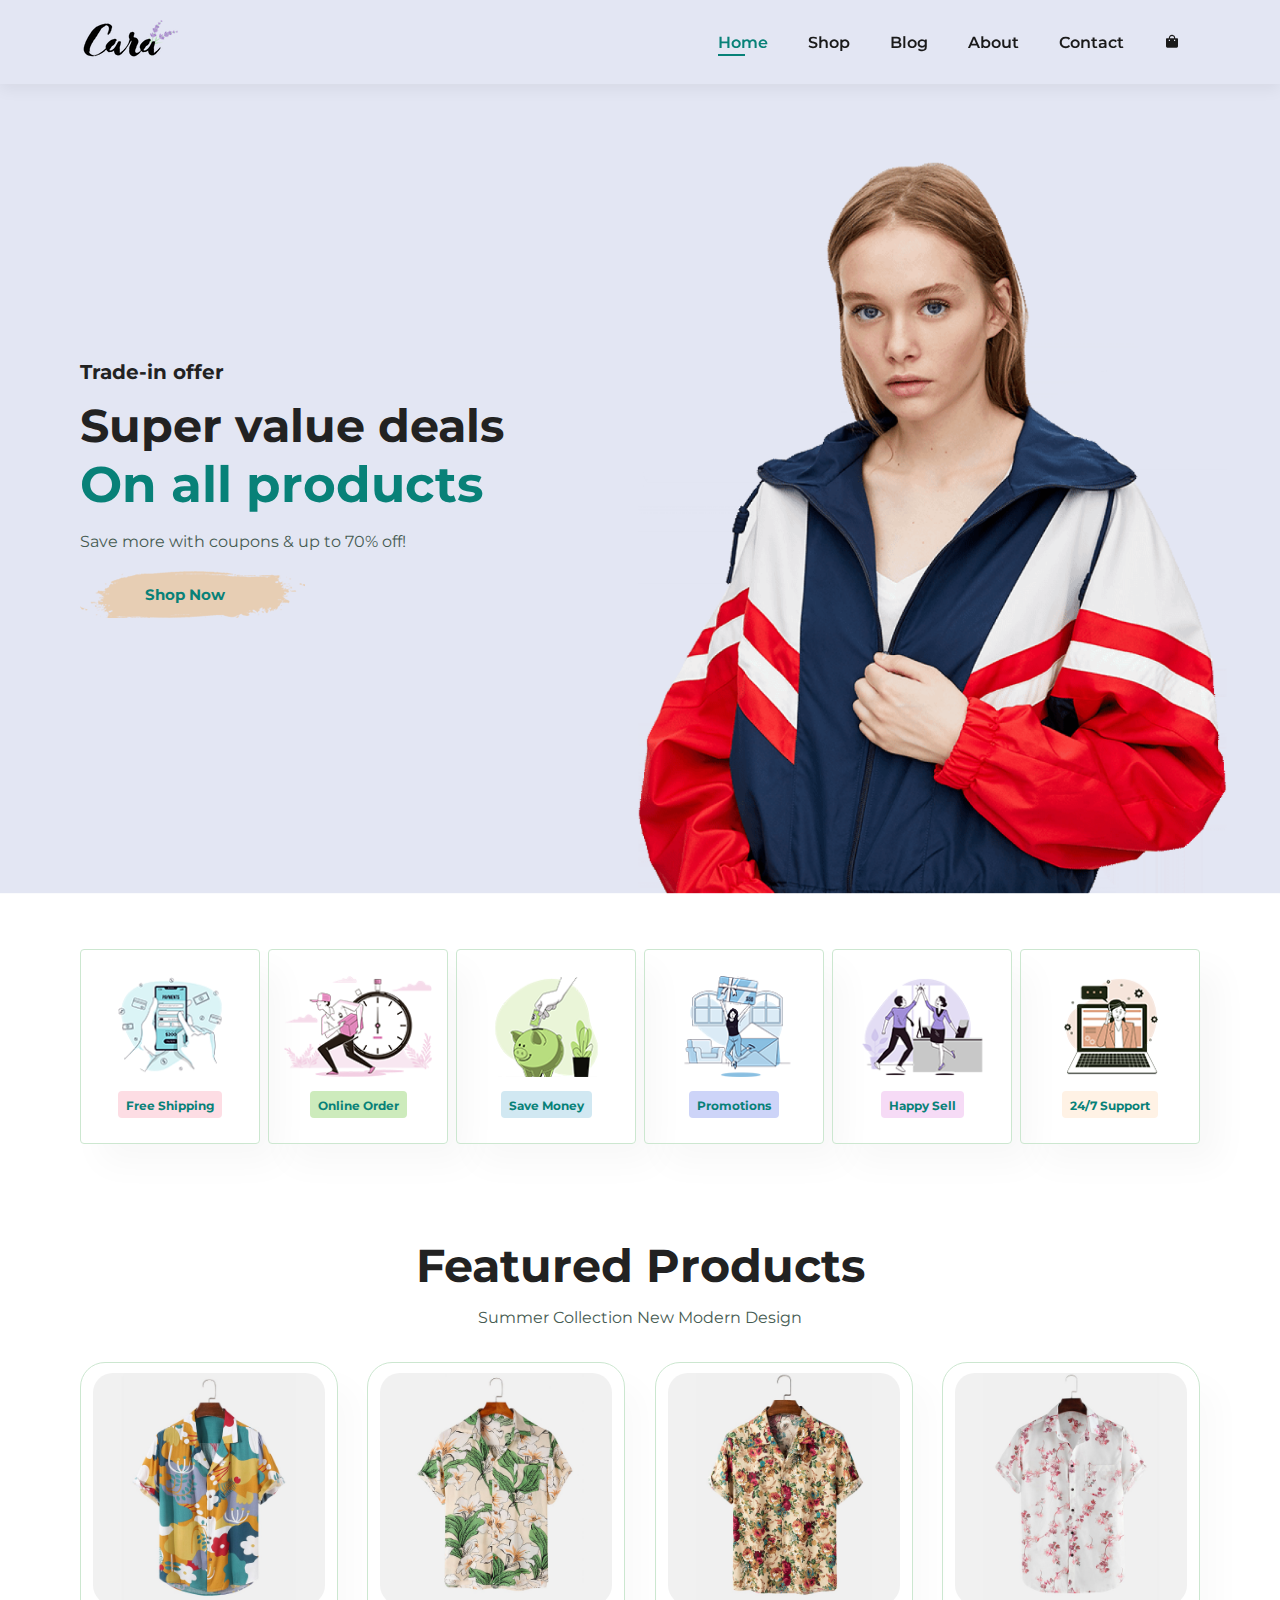
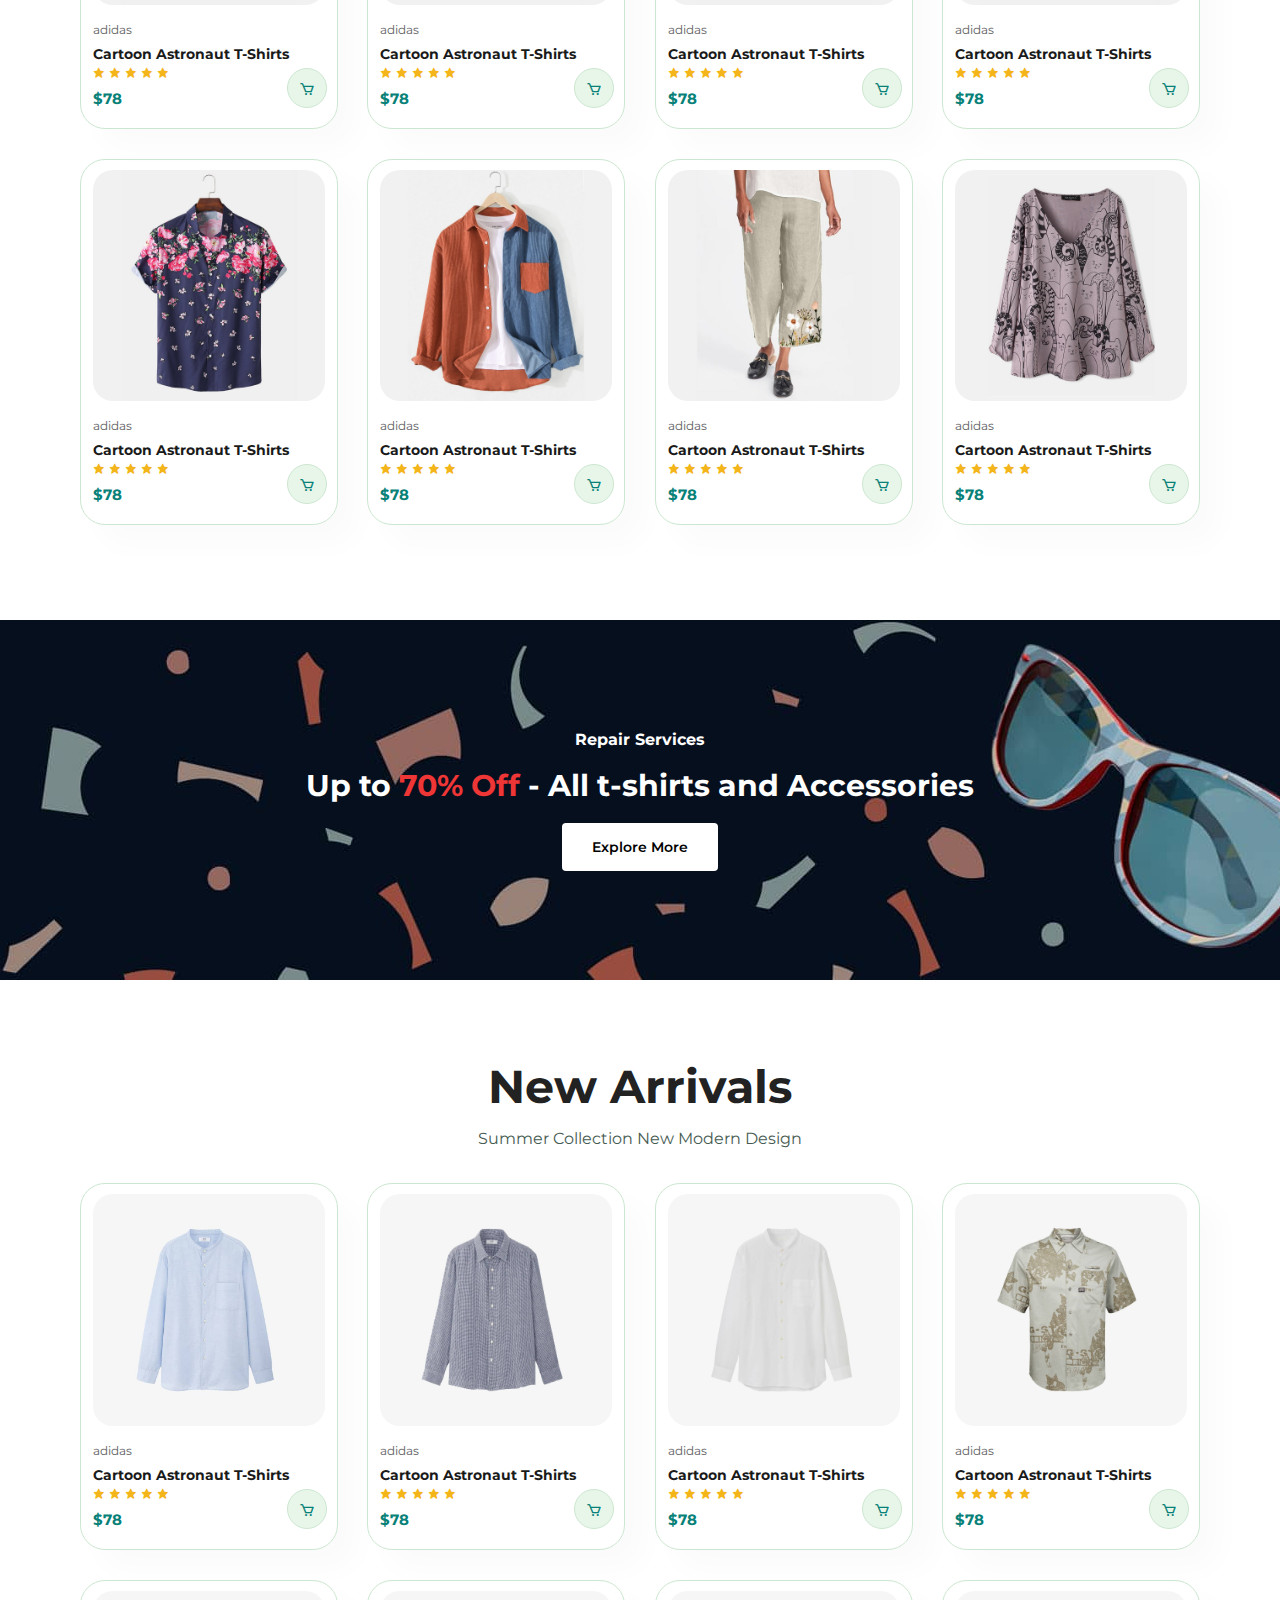
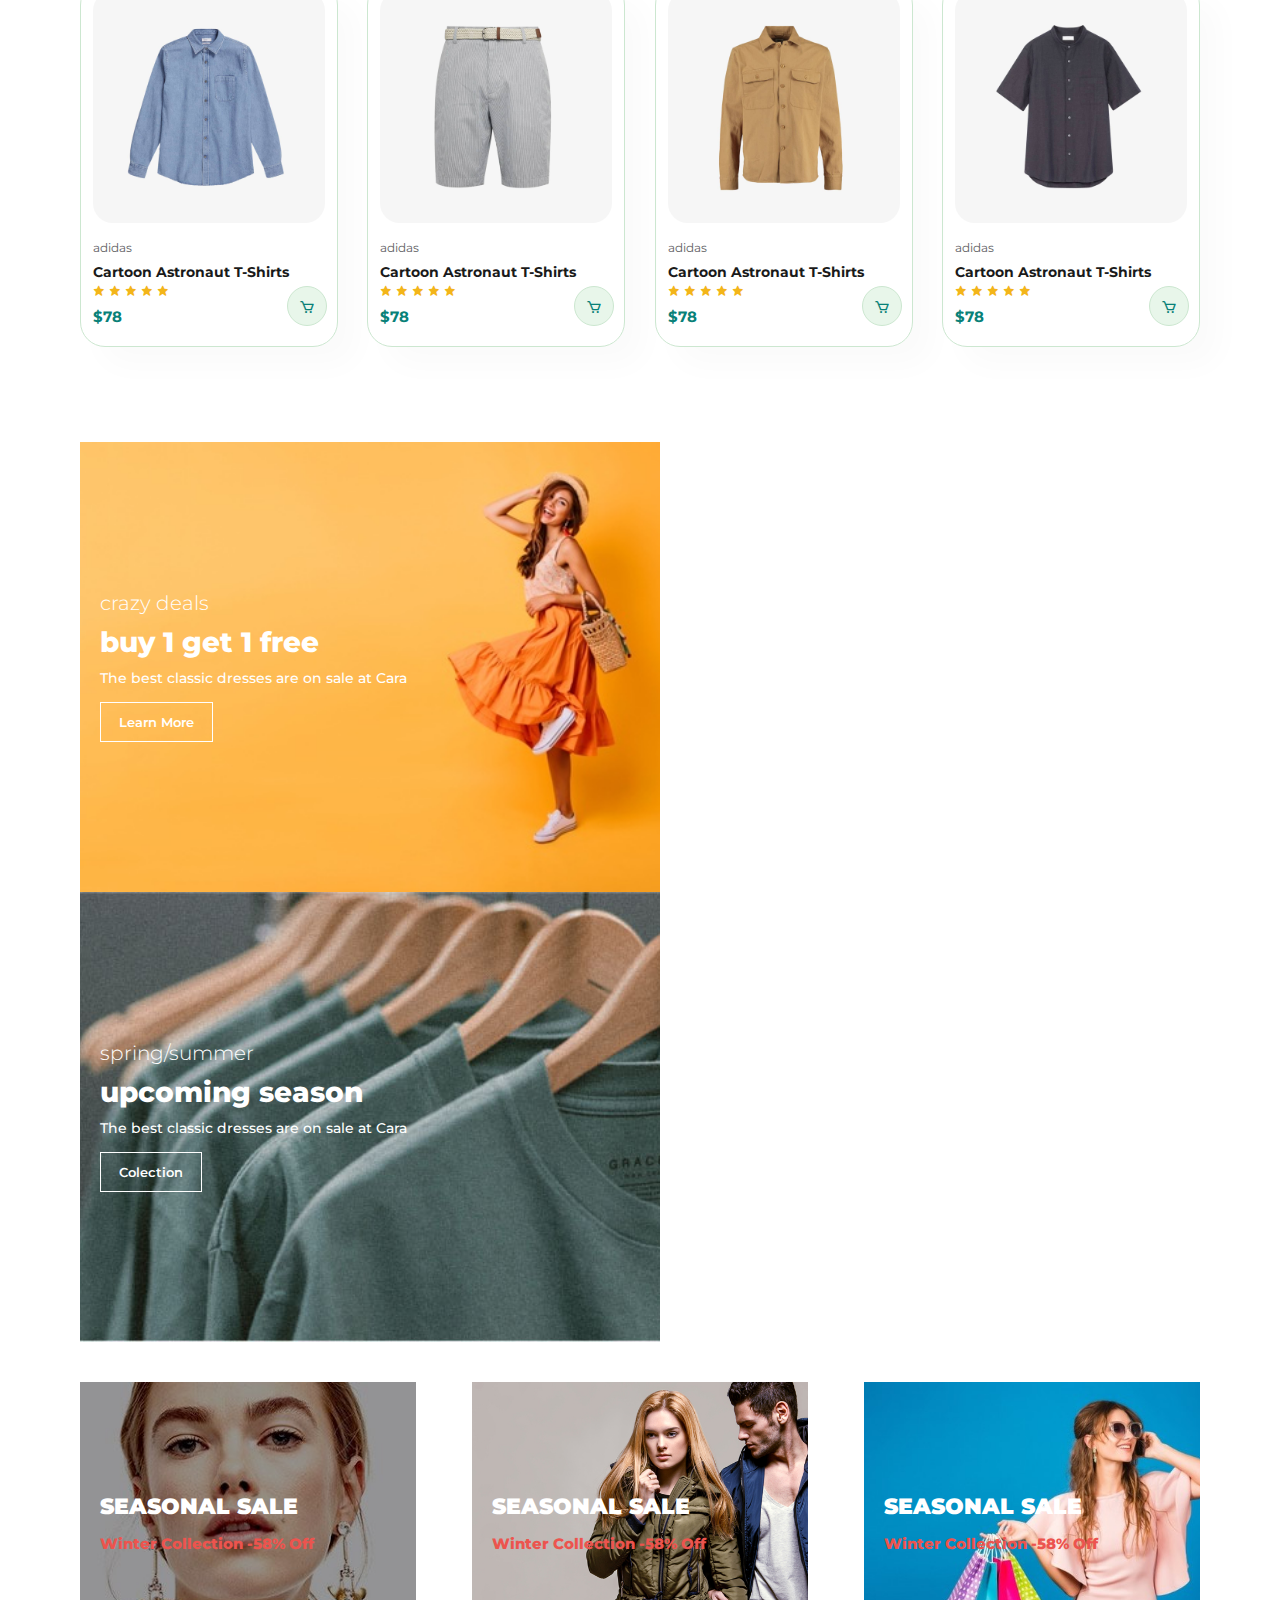
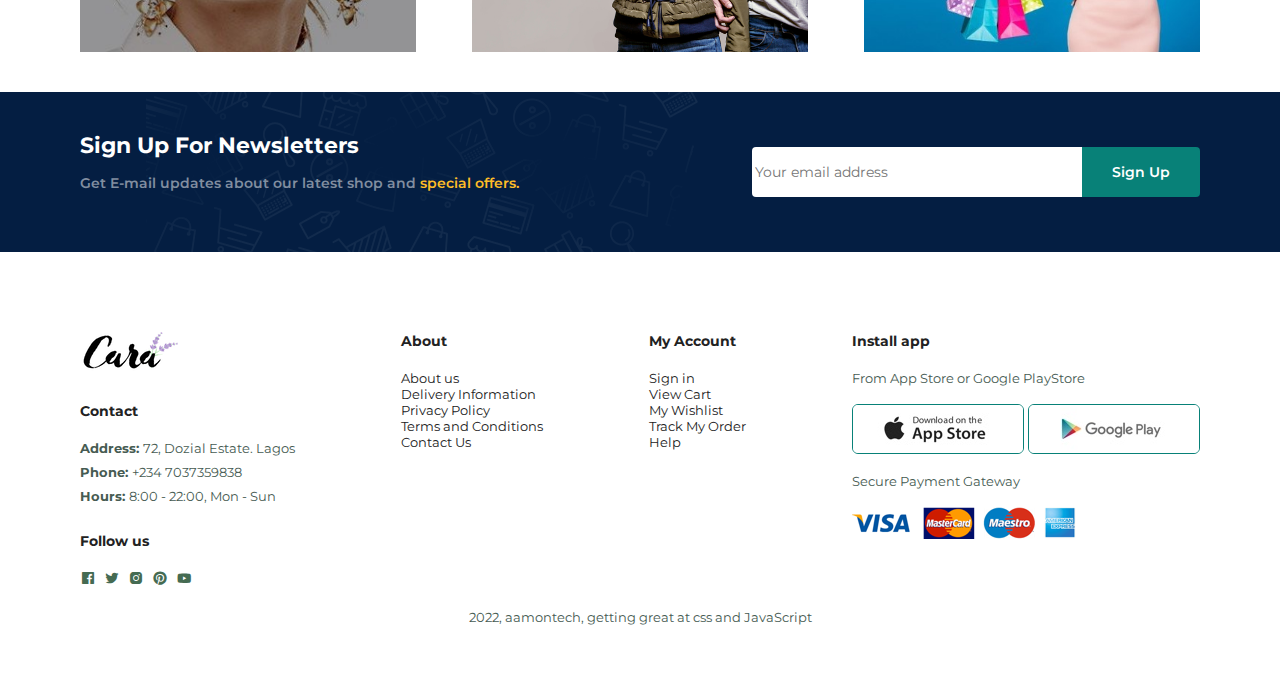
<file: index.html>
<!DOCTYPE html>
<html lang="en">
<head>
    <meta charset="UTF-8">
    <meta http-equiv="X-UA-Compatible" content="IE=edge">
    <meta name="viewport" content="width=device-width, initial-scale=1.0">
    <link href='https://unpkg.com/boxicons@2.1.4/css/boxicons.min.css' rel='stylesheet'>
    <link rel="stylesheet" href="style.css">

    <title>E-commerce</title>
</head>
<body>

    <section id="header">
        <a href="#"><img src="img/logo.png" alt="" class="logo"></a>

        <ul id="navbar">
            <li><a href="index.html" class="active">Home</a></li>
            <li><a href="shop.html">Shop</a></li>
            <li><a href="blog.html">Blog</a></li>
            <li><a href="about.html">About</a></li>
            <li><a href="contact.html">Contact</a></li>
            <li id="rmv-bag"><a href="cart.html"><i class='bx bxs-shopping-bag'></i></a></li>
            <a href="#" id="close"><i class='bx bx-x'></i></a>
        </ul>
         <div id="mobile">
             <a href="cart.html"><i class='bx bxs-shopping-bag'></i></a>
             <i id="bar" class='bx bx-menu-alt-right'></i>
         </div>
    </section>

    <!-- End of Header Section -->


    <section id="hero">
        <h4>Trade-in offer</h4>
        <h2>Super value deals</h2>
        <h1>On all products</h1>
        <p>Save more with coupons & up to 70% off!</p>
        <button>Shop Now</button>
    </section>

    <!-- End of Hero Section -->

    <section id="featured" class="section-p1">
        <div class="fe-box">
            <img src="img/features/f1.png" alt="">
            <h6>Free Shipping</h6>
        </div>
        <div class="fe-box">
            <img src="img/features/f2.png" alt="">
            <h6>Online Order</h6>
        </div>
        <div class="fe-box">
            <img src="img/features/f3.png" alt="">
            <h6>Save Money</h6>
        </div>
        <div class="fe-box">
            <img src="img/features/f4.png" alt="">
            <h6>Promotions</h6>
        </div>
        <div class="fe-box">
            <img src="img/features/f5.png" alt="">
            <h6>Happy Sell</h6>
        </div>
        <div class="fe-box">
            <img src="img/features/f6.png" alt="">
            <h6>24/7 Support</h6>
        </div>
    </section>

    <!-- End of Featured Section -->

    <section id="product1" class="section-p1">
        <h2>Featured Products</h2>
        <p>Summer Collection New Modern Design</p>
        <div class="pro-container">
            <div class="pro">
                <img src="img/products/f1.jpg" alt="">
                <div class="des">
                    <span>adidas</span>
                    <h5>Cartoon Astronaut T-Shirts</h5>
                    <div class="star">
                        <i class='bx bxs-star'></i>
                        <i class='bx bxs-star'></i>
                        <i class='bx bxs-star'></i>
                        <i class='bx bxs-star'></i>
                        <i class='bx bxs-star'></i>
                    </div>
                    <h4>$78</h4>
                </div>
                <a href="#"><i class='bx bx-cart cart'></i></a>
            </div>
            <div class="pro">
                <img src="img/products/f2.jpg" alt="">
                <div class="des">
                    <span>adidas</span>
                    <h5>Cartoon Astronaut T-Shirts</h5>
                    <div class="star">
                        <i class='bx bxs-star'></i>
                        <i class='bx bxs-star'></i>
                        <i class='bx bxs-star'></i>
                        <i class='bx bxs-star'></i>
                        <i class='bx bxs-star'></i>
                    </div>
                    <h4>$78</h4>
                </div>
                <a href="#"><i class='bx bx-cart cart'></i></a>
            </div>
            <div class="pro">
                <img src="img/products/f3.jpg" alt="">
                <div class="des">
                    <span>adidas</span>
                    <h5>Cartoon Astronaut T-Shirts</h5>
                    <div class="star">
                        <i class='bx bxs-star'></i>
                        <i class='bx bxs-star'></i>
                        <i class='bx bxs-star'></i>
                        <i class='bx bxs-star'></i>
                        <i class='bx bxs-star'></i>
                    </div>
                    <h4>$78</h4>
                </div>
                <a href="#"><i class='bx bx-cart cart'></i></a>
            </div>
            <div class="pro">
                <img src="img/products/f4.jpg" alt="">
                <div class="des">
                    <span>adidas</span>
                    <h5>Cartoon Astronaut T-Shirts</h5>
                    <div class="star">
                        <i class='bx bxs-star'></i>
                        <i class='bx bxs-star'></i>
                        <i class='bx bxs-star'></i>
                        <i class='bx bxs-star'></i>
                        <i class='bx bxs-star'></i>
                    </div>
                    <h4>$78</h4>
                </div>
                <a href="#"><i class='bx bx-cart cart'></i></a>
            </div>
            <div class="pro">
                <img src="img/products/f5.jpg" alt="">
                <div class="des">
                    <span>adidas</span>
                    <h5>Cartoon Astronaut T-Shirts</h5>
                    <div class="star">
                        <i class='bx bxs-star'></i>
                        <i class='bx bxs-star'></i>
                        <i class='bx bxs-star'></i>
                        <i class='bx bxs-star'></i>
                        <i class='bx bxs-star'></i>
                    </div>
                    <h4>$78</h4>
                </div>
                <a href="#"><i class='bx bx-cart cart'></i></a>
            </div>
            <div class="pro">
                <img src="img/products/f6.jpg" alt="">
                <div class="des">
                    <span>adidas</span>
                    <h5>Cartoon Astronaut T-Shirts</h5>
                    <div class="star">
                        <i class='bx bxs-star'></i>
                        <i class='bx bxs-star'></i>
                        <i class='bx bxs-star'></i>
                        <i class='bx bxs-star'></i>
                        <i class='bx bxs-star'></i>
                    </div>
                    <h4>$78</h4>
                </div>
                <a href="#"><i class='bx bx-cart cart'></i></a>
            </div>
            <div class="pro">
                <img src="img/products/f7.jpg" alt="">
                <div class="des">
                    <span>adidas</span>
                    <h5>Cartoon Astronaut T-Shirts</h5>
                    <div class="star">
                        <i class='bx bxs-star'></i>
                        <i class='bx bxs-star'></i>
                        <i class='bx bxs-star'></i>
                        <i class='bx bxs-star'></i>
                        <i class='bx bxs-star'></i>
                    </div>
                    <h4>$78</h4>
                </div>
                <a href="#"><i class='bx bx-cart cart'></i></a>
            </div>
            <div class="pro">
                <img src="img/products/f8.jpg" alt="">
                <div class="des">
                    <span>adidas</span>
                    <h5>Cartoon Astronaut T-Shirts</h5>
                    <div class="star">
                        <i class='bx bxs-star'></i>
                        <i class='bx bxs-star'></i>
                        <i class='bx bxs-star'></i>
                        <i class='bx bxs-star'></i>
                        <i class='bx bxs-star'></i>
                    </div>
                    <h4>$78</h4>
                </div>
                <a href="#"><i class='bx bx-cart cart'></i></a>
            </div>
        </div>    
    </section>

    <!-- End of Product Section -->
    
    <section id="banner" class="section-m1">
        <h4>Repair Services</h4>
        <h2>Up to <span>70% Off</span> - All t-shirts and Accessories</h2>
        <button class="normal">Explore More</button>
    </section>

    <!-- End of call to action Section -->

    <section id="product1" class="section-p1">
        <h2>New Arrivals</h2>
        <p>Summer Collection New Modern Design</p>
        <div class="pro-container">
            <div class="pro">
                <img src="img/products/n1.jpg" alt="">
                <div class="des">
                    <span>adidas</span>
                    <h5>Cartoon Astronaut T-Shirts</h5>
                    <div class="star">
                        <i class='bx bxs-star'></i>
                        <i class='bx bxs-star'></i>
                        <i class='bx bxs-star'></i>
                        <i class='bx bxs-star'></i>
                        <i class='bx bxs-star'></i>
                    </div>
                    <h4>$78</h4>
                </div>
                <a href="#"><i class='bx bx-cart cart'></i></a>
            </div>
            <div class="pro">
                <img src="img/products/n2.jpg" alt="">
                <div class="des">
                    <span>adidas</span>
                    <h5>Cartoon Astronaut T-Shirts</h5>
                    <div class="star">
                        <i class='bx bxs-star'></i>
                        <i class='bx bxs-star'></i>
                        <i class='bx bxs-star'></i>
                        <i class='bx bxs-star'></i>
                        <i class='bx bxs-star'></i>
                    </div>
                    <h4>$78</h4>
                </div>
                <a href="#"><i class='bx bx-cart cart'></i></a>
            </div>
            <div class="pro">
                <img src="img/products/n3.jpg" alt="">
                <div class="des">
                    <span>adidas</span>
                    <h5>Cartoon Astronaut T-Shirts</h5>
                    <div class="star">
                        <i class='bx bxs-star'></i>
                        <i class='bx bxs-star'></i>
                        <i class='bx bxs-star'></i>
                        <i class='bx bxs-star'></i>
                        <i class='bx bxs-star'></i>
                    </div>
                    <h4>$78</h4>
                </div>
                <a href="#"><i class='bx bx-cart cart'></i></a>
            </div>
            <div class="pro">
                <img src="img/products/n4.jpg" alt="">
                <div class="des">
                    <span>adidas</span>
                    <h5>Cartoon Astronaut T-Shirts</h5>
                    <div class="star">
                        <i class='bx bxs-star'></i>
                        <i class='bx bxs-star'></i>
                        <i class='bx bxs-star'></i>
                        <i class='bx bxs-star'></i>
                        <i class='bx bxs-star'></i>
                    </div>
                    <h4>$78</h4>
                </div>
                <a href="#"><i class='bx bx-cart cart'></i></a>
            </div>
            <div class="pro">
                <img src="img/products/n5.jpg" alt="">
                <div class="des">
                    <span>adidas</span>
                    <h5>Cartoon Astronaut T-Shirts</h5>
                    <div class="star">
                        <i class='bx bxs-star'></i>
                        <i class='bx bxs-star'></i>
                        <i class='bx bxs-star'></i>
                        <i class='bx bxs-star'></i>
                        <i class='bx bxs-star'></i>
                    </div>
                    <h4>$78</h4>
                </div>
                <a href="#"><i class='bx bx-cart cart'></i></a>
            </div>
            <div class="pro">
                <img src="img/products/n6.jpg" alt="">
                <div class="des">
                    <span>adidas</span>
                    <h5>Cartoon Astronaut T-Shirts</h5>
                    <div class="star">
                        <i class='bx bxs-star'></i>
                        <i class='bx bxs-star'></i>
                        <i class='bx bxs-star'></i>
                        <i class='bx bxs-star'></i>
                        <i class='bx bxs-star'></i>
                    </div>
                    <h4>$78</h4>
                </div>
                <a href="#"><i class='bx bx-cart cart'></i></a>
            </div>
            <div class="pro">
                <img src="img/products/n7.jpg" alt="">
                <div class="des">
                    <span>adidas</span>
                    <h5>Cartoon Astronaut T-Shirts</h5>
                    <div class="star">
                        <i class='bx bxs-star'></i>
                        <i class='bx bxs-star'></i>
                        <i class='bx bxs-star'></i>
                        <i class='bx bxs-star'></i>
                        <i class='bx bxs-star'></i>
                    </div>
                    <h4>$78</h4>
                </div>
                <a href="#"><i class='bx bx-cart cart'></i></a>
            </div>
            <div class="pro">
                <img src="img/products/n8.jpg" alt="">
                <div class="des">
                    <span>adidas</span>
                    <h5>Cartoon Astronaut T-Shirts</h5>
                    <div class="star">
                        <i class='bx bxs-star'></i>
                        <i class='bx bxs-star'></i>
                        <i class='bx bxs-star'></i>
                        <i class='bx bxs-star'></i>
                        <i class='bx bxs-star'></i>
                    </div>
                    <h4>$78</h4>
                </div>
                <a href="#"><i class='bx bx-cart cart'></i></a>
            </div>
        </div>    
    </section>

    <!-- End of new arrivals Section -->

    <section id="sm-banner" class="section-p1">
          <div class="banner-box">
            <h4>crazy deals</h4>
            <h2>buy 1 get 1 free</h2>
            <span>The best classic dresses are on sale at Cara</span>
            <button class="trans">Learn More</button>
          </div>

          <div class="banner-box banner-box2">
            <h4>spring/summer</h4>
            <h2>upcoming season</h2>
            <span>The best classic dresses are on sale at Cara</span>
            <button class="trans">Colection</button>
          </div>
    </section>

    <!-- End of first Banner Section -->

    <section id="banner3">
        <div class="banner-box">
            <h2>SEASONAL SALE</h2>
            <h3>Winter Collection -58% Off</h3>
        </div>
        <div class="banner-box banner-box2">
            <h2>SEASONAL SALE</h2>
            <h3>Winter Collection -58% Off</h3>
        </div>
        <div class="banner-box banner-box3">
            <h2>SEASONAL SALE</h2>
            <h3>Winter Collection -58% Off</h3>
        </div>
    </section>

    <!-- End of second Banner Section -->

    <section id="newsletter" class="section-p1 section-m1">
        <div class="newstext">
            <h4>Sign Up For Newsletters</h4>
            <p>Get E-mail updates about our latest shop and <span>special offers.</span></p>
        </div>

        <div class="form">
            <input type="text" placeholder="Your email address">
            <button class="normal">
                Sign Up
            </button>
        </div>
    </section>

    <footer class="section-p1">
       <div class="col">
        <img src="img/logo.png" alt="" class="logo">
        <h4>Contact</h4>
            <p><strong>Address: </strong> 72, Dozial Estate. Lagos</p>
            <p><strong>Phone: </strong> +234 7037359838</p>
            <p><strong>Hours: </strong> 8:00 - 22:00, Mon - Sun</p>
            <div class="follow">
                <h4>Follow us</h4>
                <div class="icon">
                    <i class='bx bxl-facebook-square' ></i>
                    <i class='bx bxl-twitter' ></i>
                    <i class='bx bxl-instagram-alt' ></i>
                    <i class='bx bxl-pinterest' ></i>
                    <i class='bx bxl-youtube' ></i>
                </div>
             </div>
        </div>

        <div class="col">
            <h4>About</h4>
            <a href="#">About us</a>
            <a href="#">Delivery Information</a>
            <a href="#">Privacy Policy</a>
            <a href="#">Terms and Conditions</a>
            <a href="#">Contact Us</a>
        </div>

        <div class="col">
            <h4>My Account</h4>
            <a href="#">Sign in</a>
            <a href="#">View Cart</a>
            <a href="#">My Wishlist</a>
            <a href="#">Track My Order</a>
            <a href="#">Help</a>
        </div>

        <div class="col install">
            <h4>Install app</h4>
            <p>From App Store or Google PlayStore</p>
            <div class="row">
                <img src="img/pay/app.jpg" alt="">
                <img src="img/pay/play.jpg" alt="">
            </div>
            <p>Secure Payment Gateway</p>
            <img src="img/pay/pay.png" alt="">

        </div>

        <div class="copyright">
            <p> 2022, aamontech, getting great at css and JavaScript</p>
        </div>
    </footer>

    <script src="script.js"></script>
</body>
</html>
</file>
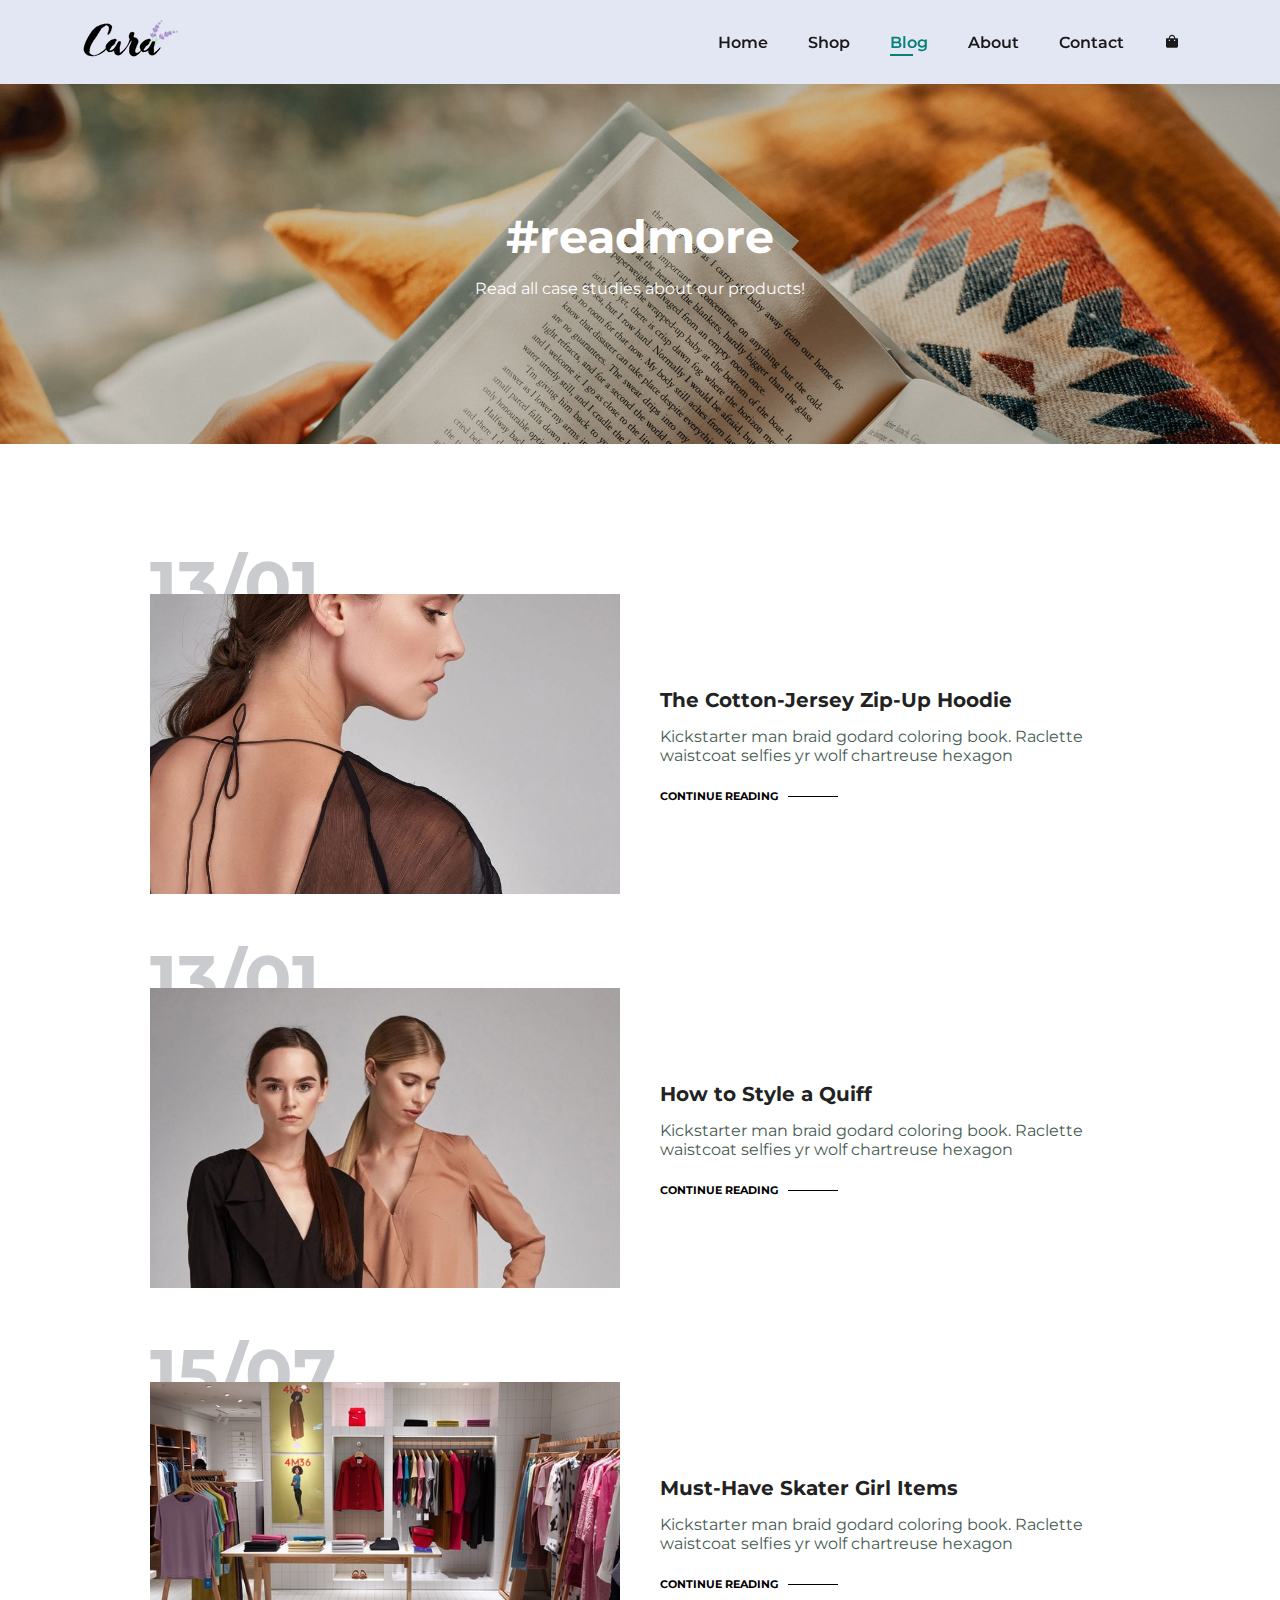
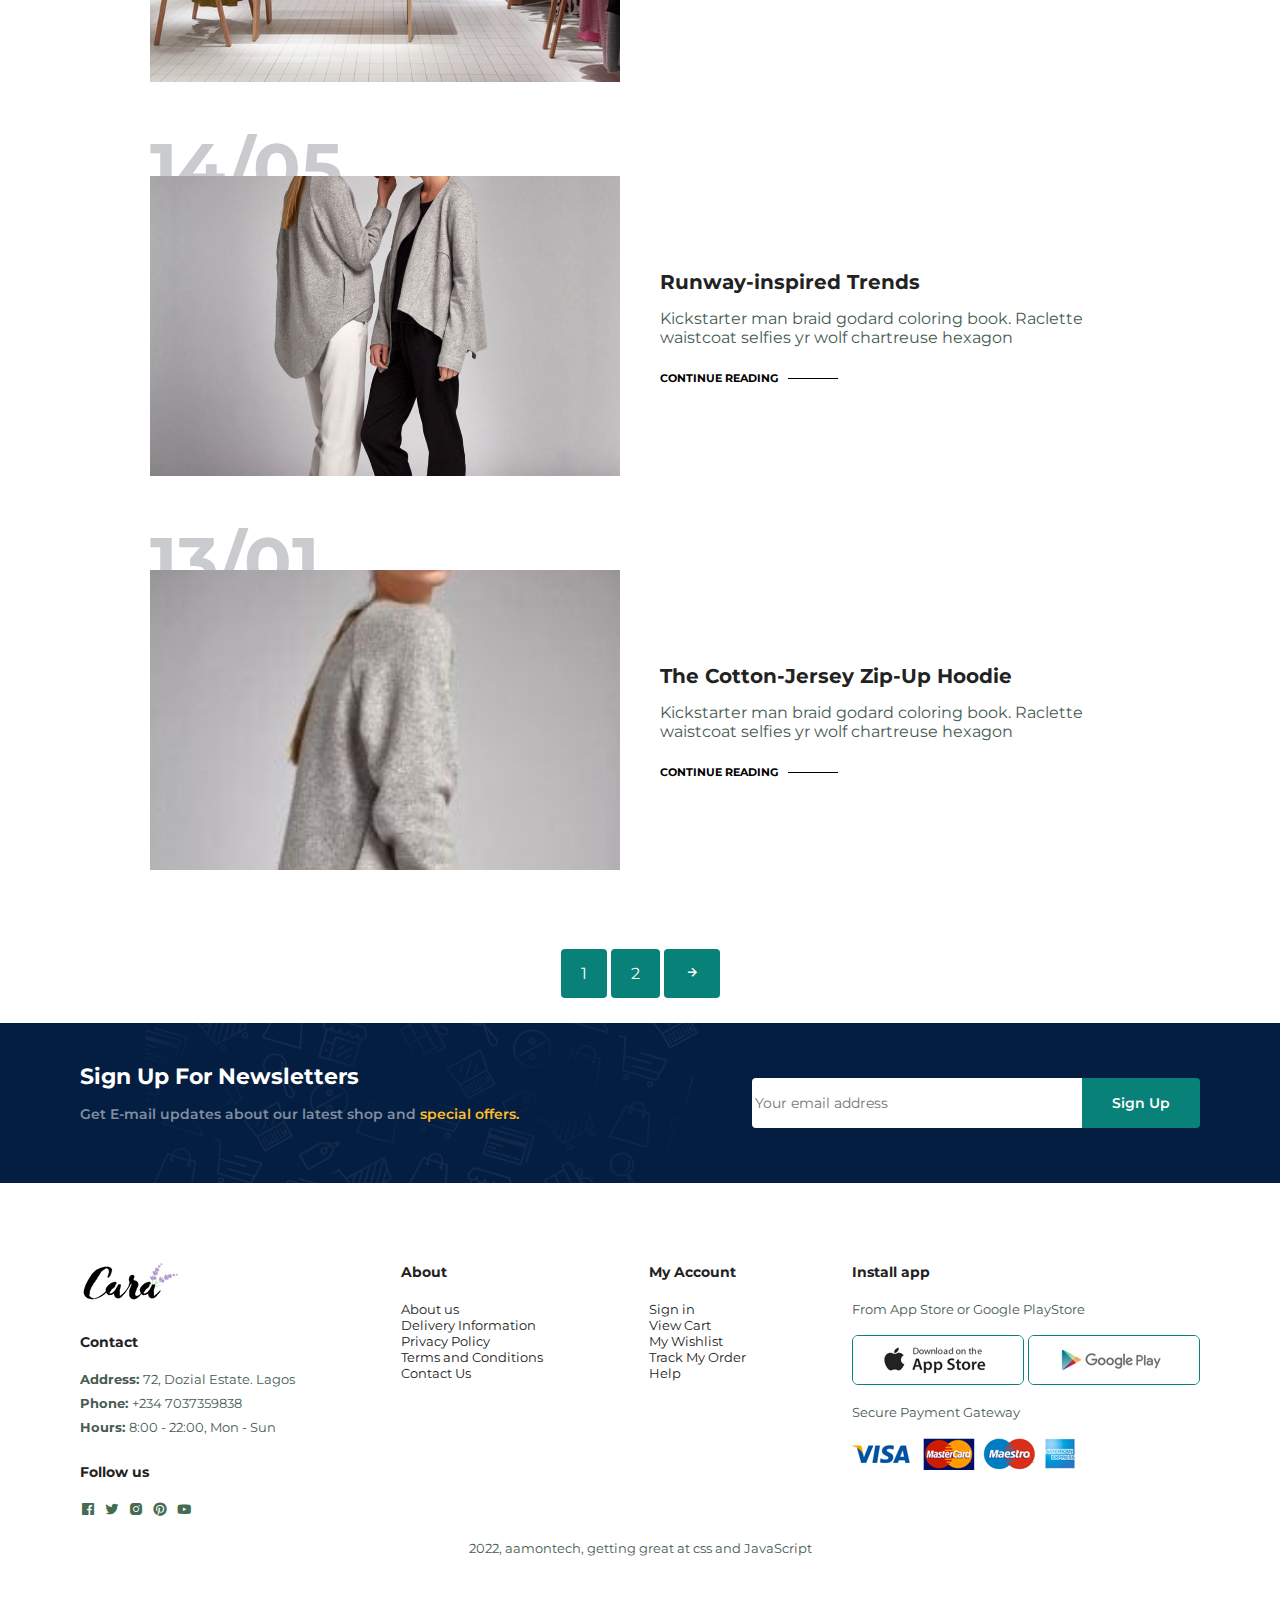
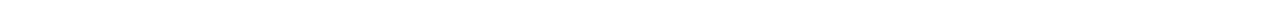
<file: blog.html>
<!DOCTYPE html>
<html lang="en">
<head>
    <meta charset="UTF-8">
    <meta http-equiv="X-UA-Compatible" content="IE=edge">
    <meta name="viewport" content="width=device-width, initial-scale=1.0">
    <link href='https://unpkg.com/boxicons@2.1.4/css/boxicons.min.css' rel='stylesheet'>
    <link rel="stylesheet" href="style.css">

    <title>E-commerce</title>
</head>
<body>

    <section id="header">
        <a href="#"><img src="img/logo.png" alt="" class="logo"></a>

        <ul id="navbar">
            <li><a href="index.html">Home</a></li>
            <li><a href="shop.html" >Shop</a></li>
            <li><a href="blog.html" class="active">Blog</a></li>
            <li><a href="about.html">About</a></li>
            <li><a href="contact.html">Contact</a></li>
            <li id="rmv-bag"><a href="cart.html"><i class='bx bxs-shopping-bag'></i></a></li>
            <a href="#" id="close"><i class='bx bx-x'></i></a>
        </ul>
         <div id="mobile">
             <a href="cart.html"><i class='bx bxs-shopping-bag'></i></a>
             <i id="bar" class='bx bx-menu-alt-right'></i>
         </div>
    </section>

    <!-- End of Header Section -->

    <section id="page-header" class="blog-header">
        <h2>#readmore</h2>
        <p>Read all case studies about our products!</p>
    </section>

    <section id="blog">
        <div class="blog-box">
            <div class="blog-img">
                <img src="img/blog/b1.jpg" alt="">
            </div>
            <div class="blog-details">
                <h4>The Cotton-Jersey Zip-Up Hoodie</h4>
                <p>Kickstarter man braid godard coloring book. Raclette waistcoat selfies yr wolf chartreuse hexagon</p>
                <a href="#">CONTINUE READING</a>
            </div>
            <h1>13/01</h1>
        </div>
        <div class="blog-box">
            <div class="blog-img">
                <img src="img/blog/b2.jpg" alt="">
            </div>
            <div class="blog-details">
                <h4>How to Style a Quiff</h4>
                <p>Kickstarter man braid godard coloring book. Raclette waistcoat selfies yr wolf chartreuse hexagon</p>
                <a href="#">CONTINUE READING</a>
            </div>
            <h1>13/01</h1>
        </div>
        <div class="blog-box">
            <div class="blog-img">
                <img src="img/blog/b3.jpg" alt="">
            </div>
            <div class="blog-details">
                <h4>Must-Have Skater Girl Items</h4>
                <p>Kickstarter man braid godard coloring book. Raclette waistcoat selfies yr wolf chartreuse hexagon</p>
                <a href="#">CONTINUE READING</a>
            </div>
            <h1>15/07</h1>
        </div>
        <div class="blog-box">
            <div class="blog-img">
                <img src="img/blog/b4.jpg" alt="">
            </div>
            <div class="blog-details">
                <h4>Runway-inspired Trends</h4>
                <p>Kickstarter man braid godard coloring book. Raclette waistcoat selfies yr wolf chartreuse hexagon</p>
                <a href="#">CONTINUE READING</a>
            </div>
            <h1>14/05</h1>
        </div>
        <div class="blog-box">
            <div class="blog-img">
                <img src="img/blog/b5.jpg" alt="">
            </div>
            <div class="blog-details">
                <h4>The Cotton-Jersey Zip-Up Hoodie</h4>
                <p>Kickstarter man braid godard coloring book. Raclette waistcoat selfies yr wolf chartreuse hexagon</p>
                <a href="#">CONTINUE READING</a>
            </div>
            <h1>13/01</h1>
        </div>
    </section>

<section id="pagination">
    <a href="#">1</a>
    <a href="#">2</a>
    <a href="#"><i class='bx bx-right-arrow-alt'></i></a>
</section>

    <section id="newsletter" class="section-p1 section-m1">
        <div class="newstext">
            <h4>Sign Up For Newsletters</h4>
            <p>Get E-mail updates about our latest shop and <span>special offers.</span></p>
        </div>

        <div class="form">
            <input type="text" placeholder="Your email address">
            <button class="normal">
                Sign Up
            </button>
        </div>
    </section>

    <footer class="section-p1">
       <div class="col">
        <img src="img/logo.png" alt="" class="logo">
        <h4>Contact</h4>
            <p><strong>Address: </strong> 72, Dozial Estate. Lagos</p>
            <p><strong>Phone: </strong> +234 7037359838</p>
            <p><strong>Hours: </strong> 8:00 - 22:00, Mon - Sun</p>
            <div class="follow">
                <h4>Follow us</h4>
                <div class="icon">
                    <i class='bx bxl-facebook-square' ></i>
                    <i class='bx bxl-twitter' ></i>
                    <i class='bx bxl-instagram-alt' ></i>
                    <i class='bx bxl-pinterest' ></i>
                    <i class='bx bxl-youtube' ></i>
                </div>
             </div>
        </div>

        <div class="col">
            <h4>About</h4>
            <a href="#">About us</a>
            <a href="#">Delivery Information</a>
            <a href="#">Privacy Policy</a>
            <a href="#">Terms and Conditions</a>
            <a href="#">Contact Us</a>
        </div>

        <div class="col">
            <h4>My Account</h4>
            <a href="#">Sign in</a>
            <a href="#">View Cart</a>
            <a href="#">My Wishlist</a>
            <a href="#">Track My Order</a>
            <a href="#">Help</a>
        </div>

        <div class="col install">
            <h4>Install app</h4>
            <p>From App Store or Google PlayStore</p>
            <div class="row">
                <img src="img/pay/app.jpg" alt="">
                <img src="img/pay/play.jpg" alt="">
            </div>
            <p>Secure Payment Gateway</p>
            <img src="img/pay/pay.png" alt="">

        </div>

        <div class="copyright">
            <p> 2022, aamontech, getting great at css and JavaScript</p>
        </div>
    </footer>

    <script src="script.js"></script>
</body>
</html>
</file>
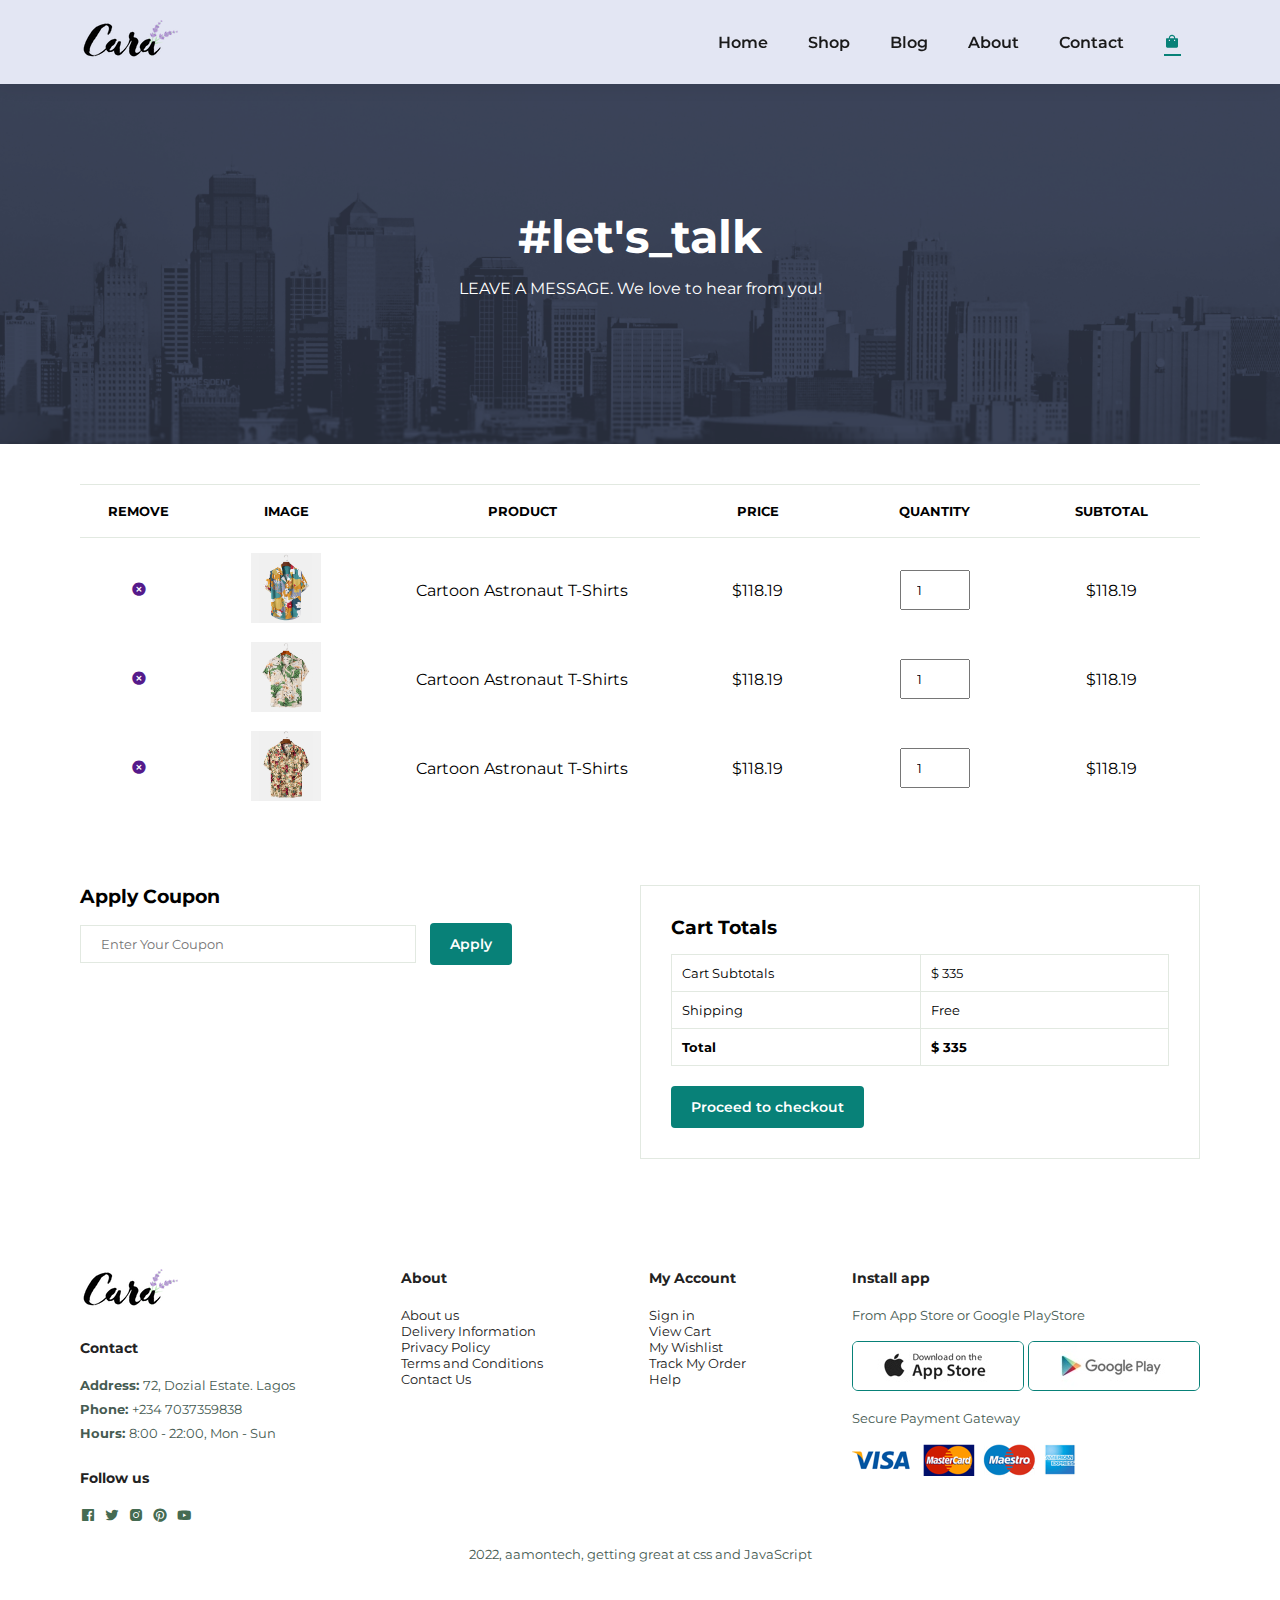
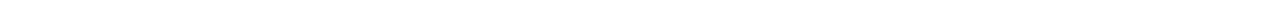
<file: cart.html>
<!DOCTYPE html>
<html lang="en">
<head>
    <meta charset="UTF-8">
    <meta http-equiv="X-UA-Compatible" content="IE=edge">
    <meta name="viewport" content="width=device-width, initial-scale=1.0">
    <link href='https://unpkg.com/boxicons@2.1.4/css/boxicons.min.css' rel='stylesheet'>
    <link rel="stylesheet" href="style.css">

    <title>E-commerce</title>
</head>
<body>

    <section id="header">
        <a href="#"><img src="img/logo.png" alt="" class="logo"></a>

        <ul id="navbar">
            <li><a href="index.html">Home</a></li>
            <li><a href="shop.html" >Shop</a></li>
            <li><a href="blog.html">Blog</a></li>
            <li><a href="about.html">About</a></li>
            <li><a href="contact.html" >Contact</a></li>
            <li id="rmv-bag"><a href="cart.html" class="active"><i class='bx bxs-shopping-bag'></i></a></li>
            <a href="#" id="close"><i class='bx bx-x'></i></a>
        </ul>
         <div id="mobile">
             <a href="cart.html"><i class='bx bxs-shopping-bag'></i></a>
             <i id="bar" class='bx bx-menu-alt-right'></i>
         </div>
    </section>

    <!-- End of Header Section -->

    <section id="page-header" class="about-header">
        <h2>#let's_talk</h2>
        <p>LEAVE A MESSAGE. We love to hear from you!</p>
    </section>

    <section id="cart" class="section-p1">
        <table width="100%">
            <thead>
                <tr>
                    <td>Remove</td>
                    <td>Image</td>
                    <td>Product</td>
                    <td>Price</td>
                    <td>Quantity</td>
                    <td>Subtotal</td>
                </tr>
            </thead>
            <tbody>
                <tr>
                    <td><a href=""><i class='bx bxs-x-circle'></i></a></td>
                    <td><img src="img/products/f1.jpg
                        " alt=""></td>
                    <td>Cartoon Astronaut T-Shirts</td>
                    <td>$118.19</td>
                    <td><input type="number" value="1"></td>
                    <td>$118.19</td>
                </tr>
                <tr>
                    <td><a href=""><i class='bx bxs-x-circle'></i></a></td>
                    <td><img src="img/products/f2.jpg
                        " alt=""></td>
                    <td>Cartoon Astronaut T-Shirts</td>
                    <td>$118.19</td>
                    <td><input type="number" value="1"></td>
                    <td>$118.19</td>
                </tr>
                <tr>
                    <td><a href=""><i class='bx bxs-x-circle'></i></a></td>
                    <td><img src="img/products/f3.jpg
                        " alt=""></td>
                    <td>Cartoon Astronaut T-Shirts</td>
                    <td>$118.19</td>
                    <td><input type="number" value="1"></td>
                    <td>$118.19</td>
                </tr>
            </tbody>
        </table>
    </section>

    <section id="cart-add" class="section-p1">
        <div id="coupon">
            <h3>Apply Coupon</h3>
            <div>
                <input type="text" placeholder="Enter Your Coupon">
                <button class="normal">Apply</button>
            </div>
        </div>
        <div id="subtotal">
            <h3>Cart Totals</h3>
            <table>
                <tr>
                    <td>Cart Subtotals</td>
                    <td>$ 335</td>
                </tr>
                <tr>
                    <td>Shipping</td>
                    <td>Free</td>
                </tr>
                <tr>
                    <td><strong>Total</strong></td>
                    <td><strong>$ 335</strong></td>
                </tr>
            </table>
            <button class="normal">Proceed to checkout</button>
        </div>
    </section>

    <footer class="section-p1">
       <div class="col">
        <img src="img/logo.png" alt="" class="logo">
        <h4>Contact</h4>
            <p><strong>Address: </strong> 72, Dozial Estate. Lagos</p>
            <p><strong>Phone: </strong> +234 7037359838</p>
            <p><strong>Hours: </strong> 8:00 - 22:00, Mon - Sun</p>
            <div class="follow">
                <h4>Follow us</h4>
                <div class="icon">
                    <i class='bx bxl-facebook-square' ></i>
                    <i class='bx bxl-twitter' ></i>
                    <i class='bx bxl-instagram-alt' ></i>
                    <i class='bx bxl-pinterest' ></i>
                    <i class='bx bxl-youtube' ></i>
                </div>
             </div>
        </div>

        <div class="col">
            <h4>About</h4>
            <a href="#">About us</a>
            <a href="#">Delivery Information</a>
            <a href="#">Privacy Policy</a>
            <a href="#">Terms and Conditions</a>
            <a href="#">Contact Us</a>
        </div>

        <div class="col">
            <h4>My Account</h4>
            <a href="#">Sign in</a>
            <a href="#">View Cart</a>
            <a href="#">My Wishlist</a>
            <a href="#">Track My Order</a>
            <a href="#">Help</a>
        </div>

        <div class="col install">
            <h4>Install app</h4>
            <p>From App Store or Google PlayStore</p>
            <div class="row">
                <img src="img/pay/app.jpg" alt="">
                <img src="img/pay/play.jpg" alt="">
            </div>
            <p>Secure Payment Gateway</p>
            <img src="img/pay/pay.png" alt="">

        </div>

        <div class="copyright">
            <p> 2022, aamontech, getting great at css and JavaScript</p>
        </div>
    </footer>

    <script src="script.js"></script>
</body>
</html>
</file>
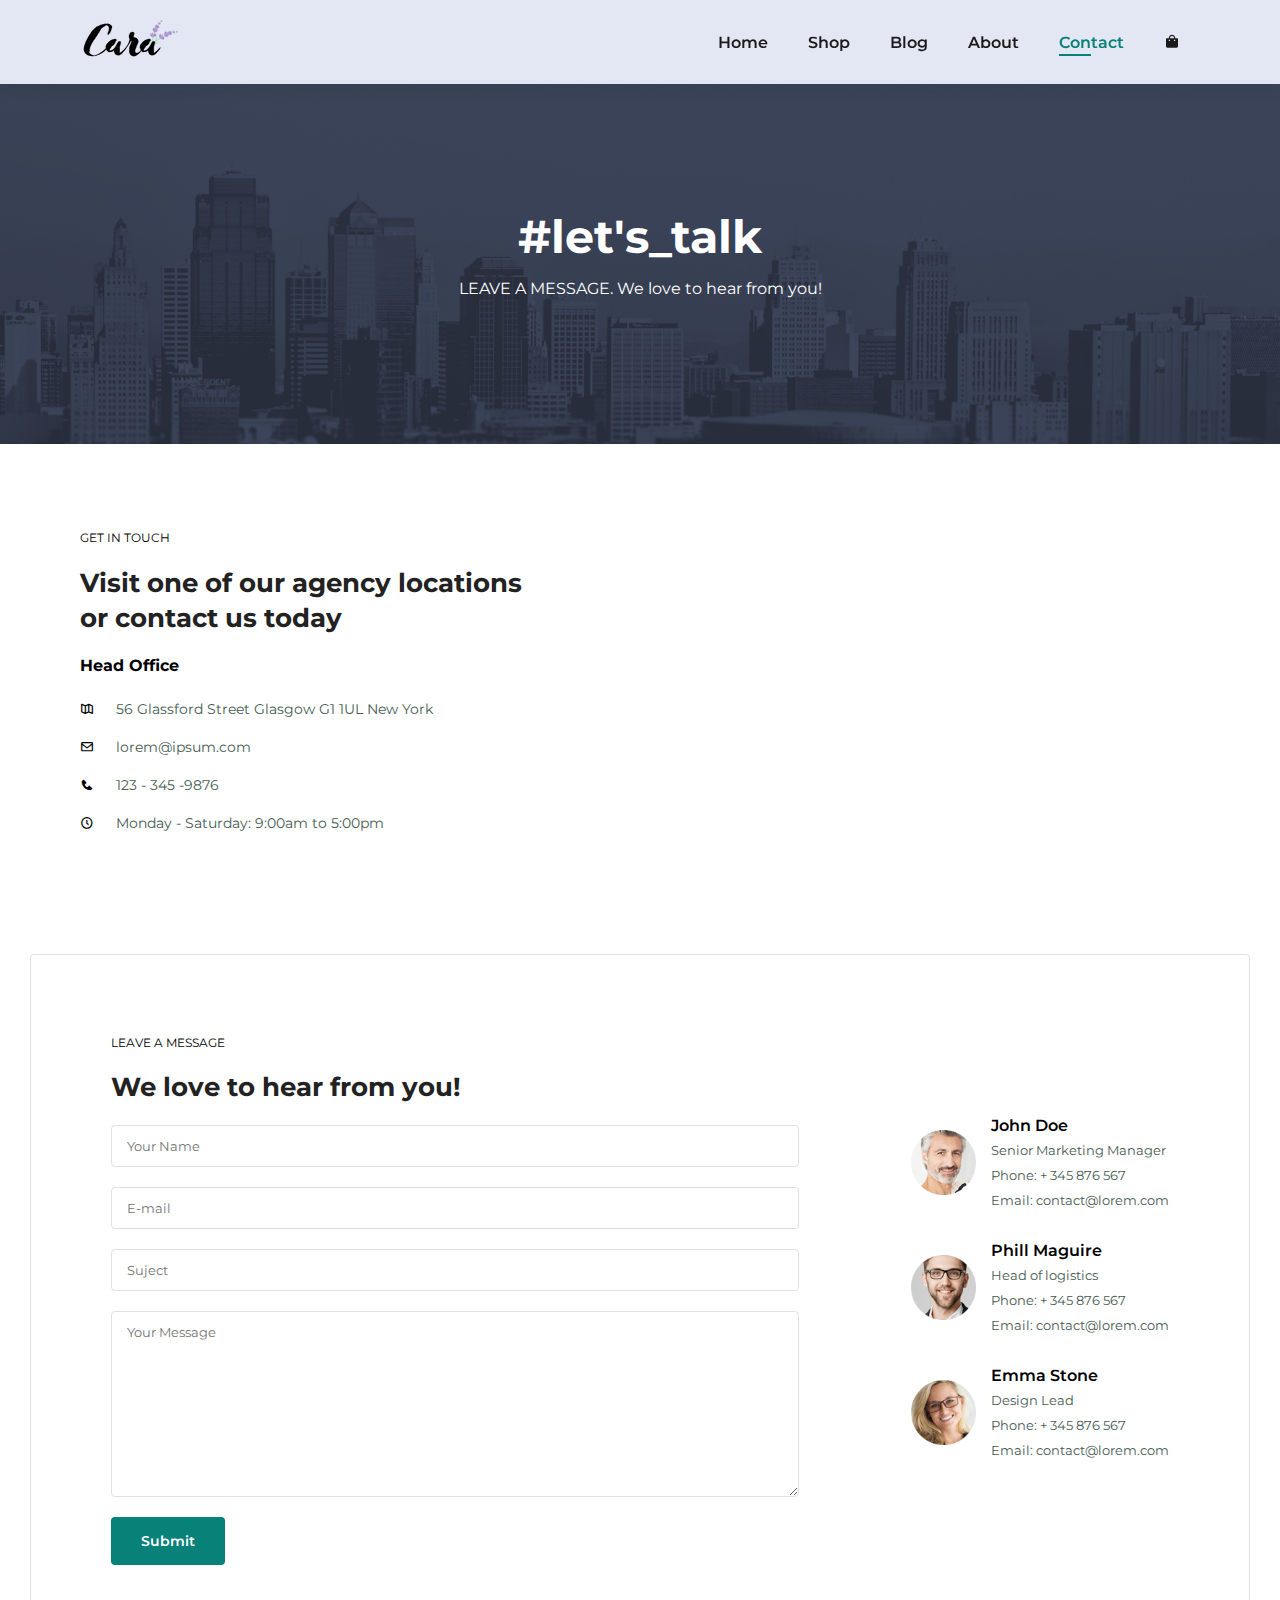
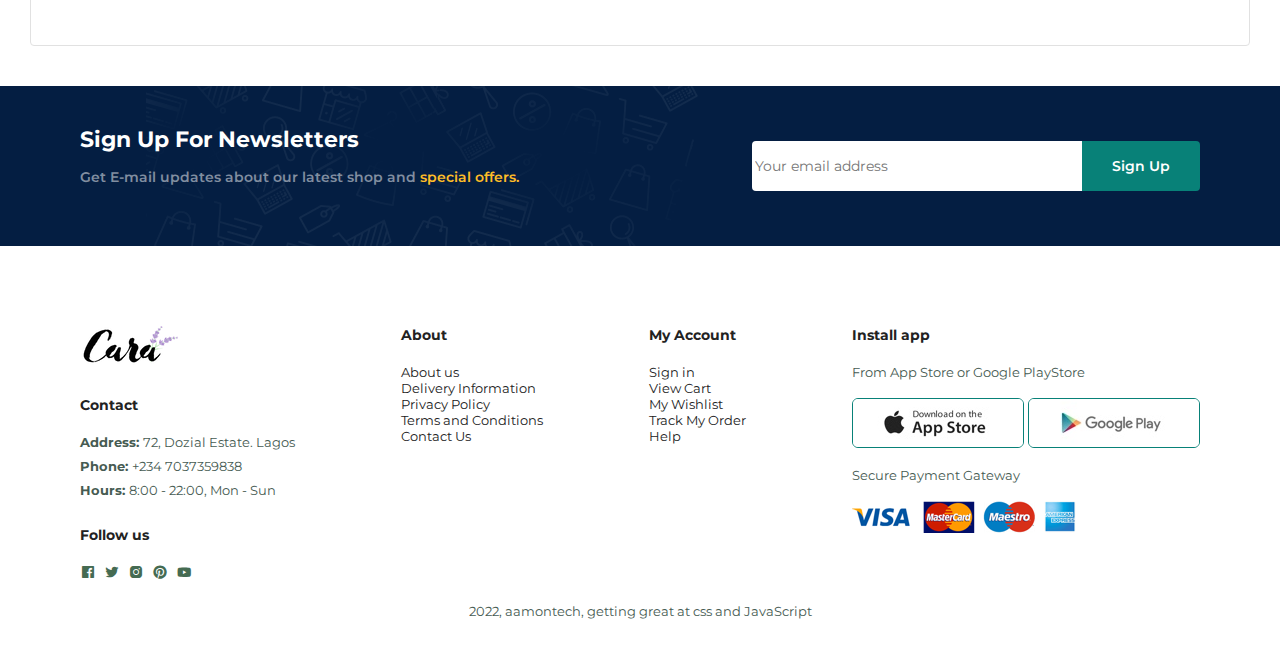
<file: contact.html>
<!DOCTYPE html>
<html lang="en">
<head>
    <meta charset="UTF-8">
    <meta http-equiv="X-UA-Compatible" content="IE=edge">
    <meta name="viewport" content="width=device-width, initial-scale=1.0">
    <link href='https://unpkg.com/boxicons@2.1.4/css/boxicons.min.css' rel='stylesheet'>
    <link rel="stylesheet" href="style.css">

    <title>E-commerce</title>
</head>
<body>

    <section id="header">
        <a href="#"><img src="img/logo.png" alt="" class="logo"></a>

        <ul id="navbar">
            <li><a href="index.html">Home</a></li>
            <li><a href="shop.html" >Shop</a></li>
            <li><a href="blog.html">Blog</a></li>
            <li><a href="about.html">About</a></li>
            <li><a href="contact.html" class="active">Contact</a></li>
            <li id="rmv-bag"><a href="cart.html"><i class='bx bxs-shopping-bag'></i></a></li>
            <a href="#" id="close"><i class='bx bx-x'></i></a>
        </ul>
         <div id="mobile">
             <a href="cart.html"><i class='bx bxs-shopping-bag'></i></a>
             <i id="bar" class='bx bx-menu-alt-right'></i>
         </div>
    </section>

    <!-- End of Header Section -->

    <section id="page-header" class="about-header">
        <h2>#let's_talk</h2>
        <p>LEAVE A MESSAGE. We love to hear from you!</p>
    </section>

    <section id="contact-details" class="section-p1">
        <div class="details">
            <span>GET IN TOUCH</span>
            <h2>Visit one of our agency locations or contact us today</h2>
            <h3>Head Office</h3>

            <div>
                <li>
                    <i class='bx bx-map-alt'></i>
                    <p>56 Glassford Street Glasgow G1 1UL New York</p>
                </li>
                <li>
                    <i class='bx bx-envelope' ></i>
                    <p>lorem@ipsum.com</p>
                </li>
                <li>
                    <i class='bx bxs-phone'></i>
                    <p>123 - 345 -9876</p>
                </li>
                <li>
                    <i class='bx bx-time-five'></i>
                    <p>Monday - Saturday: 9:00am to 5:00pm</p>
                </li>
            </div>
        </div>
        <div class="map">
            <iframe src="https://www.google.com/maps/embed?pb=!1m14!1m8!1m3!1d9879.235932092055!2d-1.2543668!3d51.7548164!3m2!1i1024!2i768!4f13.1!3m3!1m2!1s0x0%3A0xd2ff1883a001afed!2sUniversity%20of%20Oxford!5e0!3m2!1sen!2sng!4v1671352262974!5m2!1sen!2sng" width="600" height="450" style="border:0;" allowfullscreen="" loading="lazy" referrerpolicy="no-referrer-when-downgrade"></iframe>
        </div>
    </section>

    <section id="form-details">
        <form action="">
            <span>LEAVE A MESSAGE</span>
            <h2>We love to hear from you!</h2>
            <input type="text" placeholder="Your Name">
            <input type="text" placeholder="E-mail">
            <input type="text" placeholder="Suject">
            <textarea name="" id="" cols="30" rows="10" placeholder="Your Message"></textarea>
            <button class="normal">Submit</button>
        </form>

        <div class="people">
             <div>
                <img src="img/people/1.png" alt="">
                <p><span>John Doe</span> Senior Marketing Manager <br> Phone: + 345 876 567 <br>Email: contact@lorem.com</p>
             </div>
             <div>
                <img src="img/people/2.png" alt="">
                <p><span>Phill Maguire</span>Head of logistics<br> Phone: + 345 876 567 <br>Email: contact@lorem.com</p>
             </div>
             <div>
                <img src="img/people/3.png" alt="">
                <p><span>Emma Stone</span> Design Lead <br> Phone: + 345 876 567 <br>Email: contact@lorem.com</p>
             </div>
        </div>
    </section>

    <section id="newsletter" class="section-p1 section-m1">
        <div class="newstext">
            <h4>Sign Up For Newsletters</h4>
            <p>Get E-mail updates about our latest shop and <span>special offers.</span></p>
        </div>

        <div class="form">
            <input type="text" placeholder="Your email address">
            <button class="normal">
                Sign Up
            </button>
        </div>
    </section>

    <footer class="section-p1">
       <div class="col">
        <img src="img/logo.png" alt="" class="logo">
        <h4>Contact</h4>
            <p><strong>Address: </strong> 72, Dozial Estate. Lagos</p>
            <p><strong>Phone: </strong> +234 7037359838</p>
            <p><strong>Hours: </strong> 8:00 - 22:00, Mon - Sun</p>
            <div class="follow">
                <h4>Follow us</h4>
                <div class="icon">
                    <i class='bx bxl-facebook-square' ></i>
                    <i class='bx bxl-twitter' ></i>
                    <i class='bx bxl-instagram-alt' ></i>
                    <i class='bx bxl-pinterest' ></i>
                    <i class='bx bxl-youtube' ></i>
                </div>
             </div>
        </div>

        <div class="col">
            <h4>About</h4>
            <a href="#">About us</a>
            <a href="#">Delivery Information</a>
            <a href="#">Privacy Policy</a>
            <a href="#">Terms and Conditions</a>
            <a href="#">Contact Us</a>
        </div>

        <div class="col">
            <h4>My Account</h4>
            <a href="#">Sign in</a>
            <a href="#">View Cart</a>
            <a href="#">My Wishlist</a>
            <a href="#">Track My Order</a>
            <a href="#">Help</a>
        </div>

        <div class="col install">
            <h4>Install app</h4>
            <p>From App Store or Google PlayStore</p>
            <div class="row">
                <img src="img/pay/app.jpg" alt="">
                <img src="img/pay/play.jpg" alt="">
            </div>
            <p>Secure Payment Gateway</p>
            <img src="img/pay/pay.png" alt="">

        </div>

        <div class="copyright">
            <p> 2022, aamontech, getting great at css and JavaScript</p>
        </div>
    </footer>

    <script src="script.js"></script>
</body>
</html>
</file>
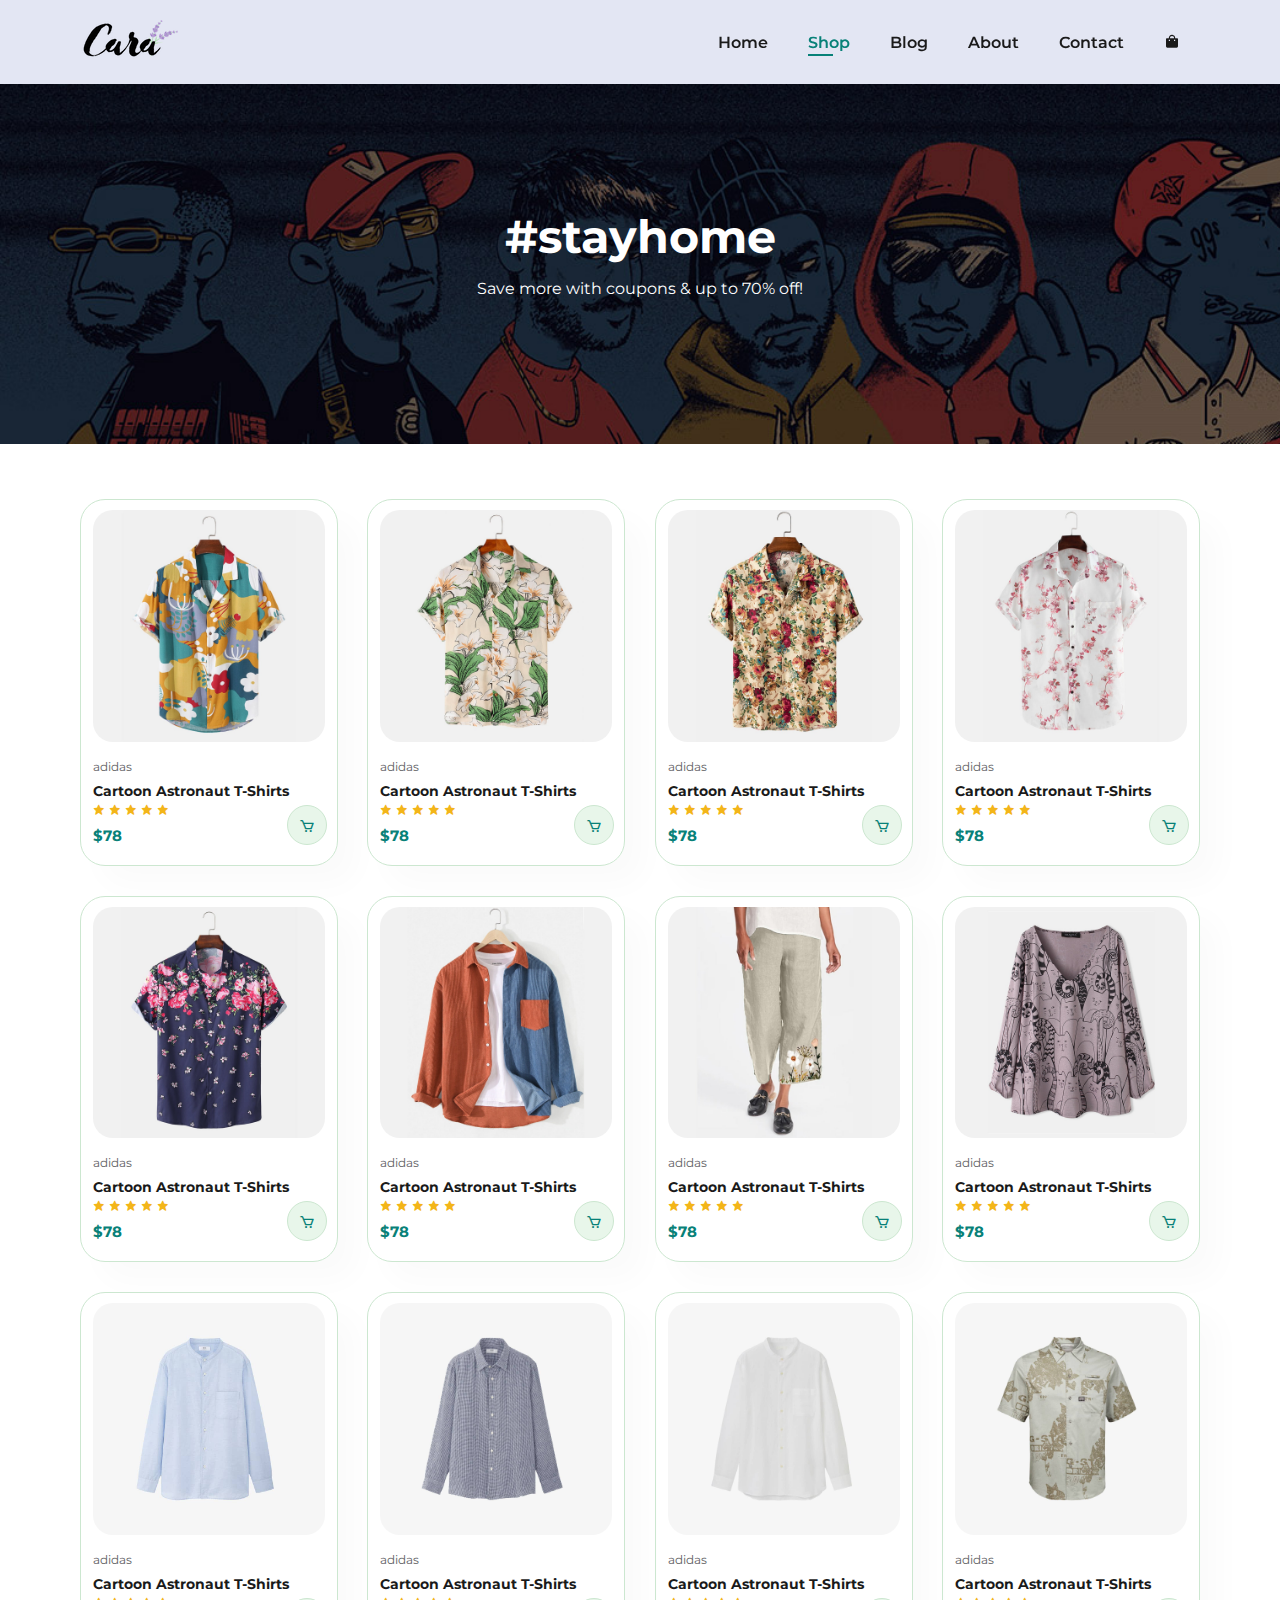
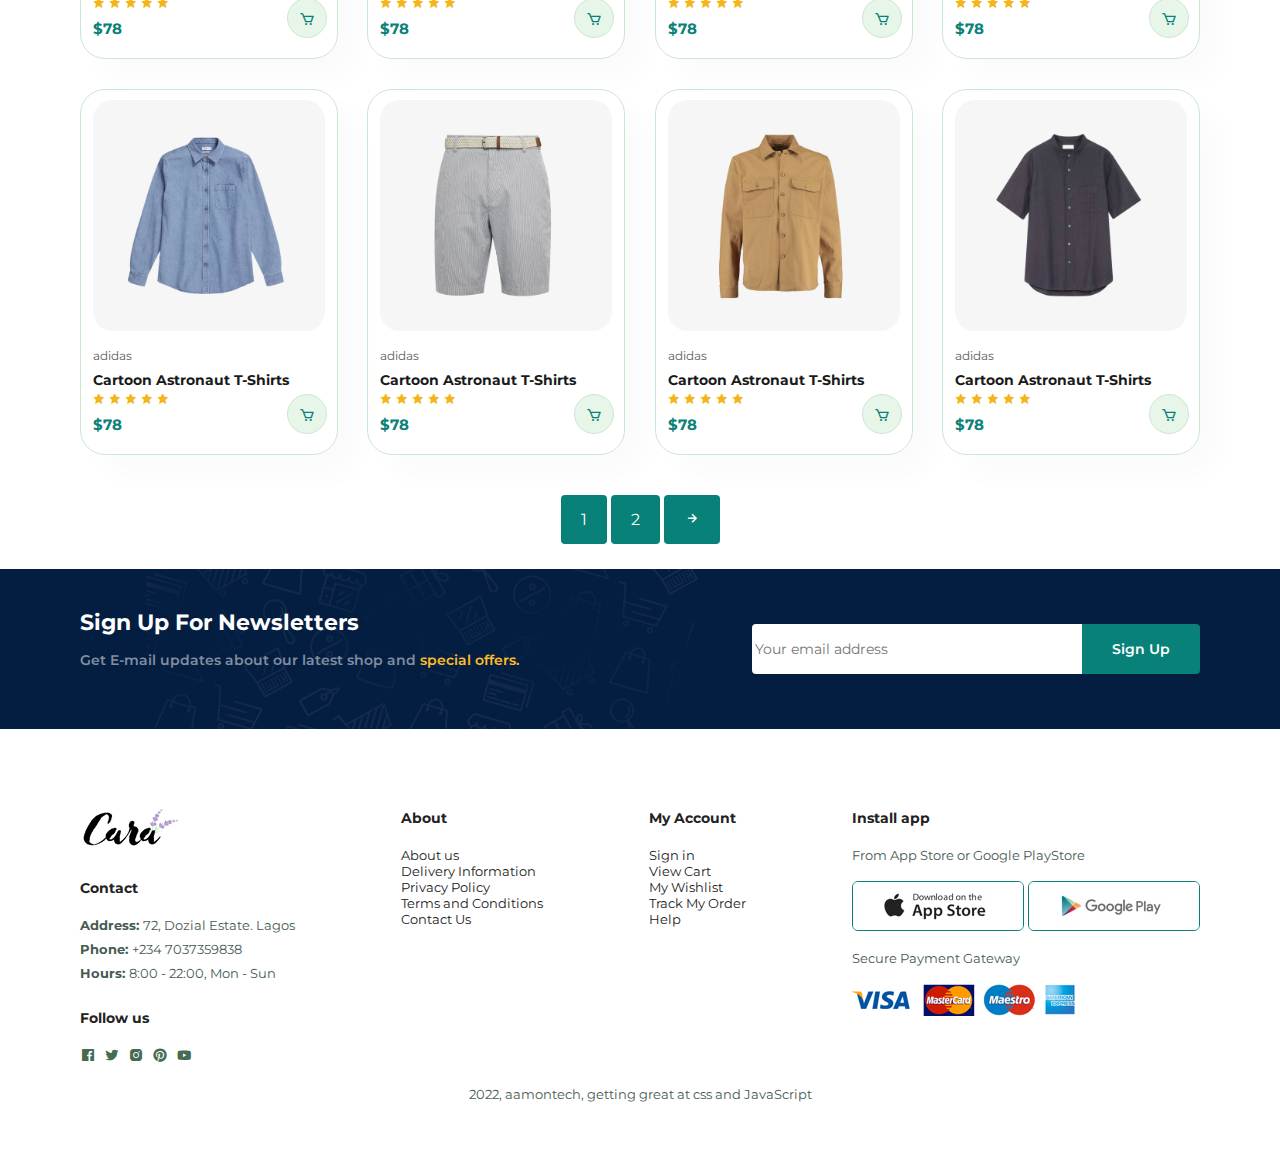
<file: shop.html>
<!DOCTYPE html>
<html lang="en">
<head>
    <meta charset="UTF-8">
    <meta http-equiv="X-UA-Compatible" content="IE=edge">
    <meta name="viewport" content="width=device-width, initial-scale=1.0">
    <link href='https://unpkg.com/boxicons@2.1.4/css/boxicons.min.css' rel='stylesheet'>
    <link rel="stylesheet" href="style.css">

    <title>E-commerce</title>
</head>
<body>

    <section id="header">
        <a href="#"><img src="img/logo.png" alt="" class="logo"></a>

        <ul id="navbar">
            <li><a href="index.html">Home</a></li>
            <li><a href="shop.html" class="active">Shop</a></li>
            <li><a href="blog.html">Blog</a></li>
            <li><a href="about.html">About</a></li>
            <li><a href="contact.html">Contact</a></li>
            <li id="rmv-bag"><a href="cart.html"><i class='bx bxs-shopping-bag'></i></a></li>
            <a href="#" id="close"><i class='bx bx-x'></i></a>
        </ul>
         <div id="mobile">
             <a href="cart.html"><i class='bx bxs-shopping-bag'></i></a>
             <i id="bar" class='bx bx-menu-alt-right'></i>
         </div>
    </section>

    <!-- End of Header Section -->

    <section id="page-header">
        <h2>#stayhome</h2>
        <p>Save more with coupons & up to 70% off!</p>
    </section>

    <!-- End of Hero Section -->

    <section id="product1" class="section-p1">
        <div class="pro-container">
            <div class="pro" onclick="window.location.href='single-product.html';">
                <img src="img/products/f1.jpg" alt="">
                <div class="des">
                    <span>adidas</span>
                    <h5>Cartoon Astronaut T-Shirts</h5>
                    <div class="star">
                        <i class='bx bxs-star'></i>
                        <i class='bx bxs-star'></i>
                        <i class='bx bxs-star'></i>
                        <i class='bx bxs-star'></i>
                        <i class='bx bxs-star'></i>
                    </div>
                    <h4>$78</h4>
                </div>
                <a href="#"><i class='bx bx-cart cart'></i></a>
            </div>
            <div class="pro">
                <img src="img/products/f2.jpg" alt="">
                <div class="des">
                    <span>adidas</span>
                    <h5>Cartoon Astronaut T-Shirts</h5>
                    <div class="star">
                        <i class='bx bxs-star'></i>
                        <i class='bx bxs-star'></i>
                        <i class='bx bxs-star'></i>
                        <i class='bx bxs-star'></i>
                        <i class='bx bxs-star'></i>
                    </div>
                    <h4>$78</h4>
                </div>
                <a href="#"><i class='bx bx-cart cart'></i></a>
            </div>
            <div class="pro">
                <img src="img/products/f3.jpg" alt="">
                <div class="des">
                    <span>adidas</span>
                    <h5>Cartoon Astronaut T-Shirts</h5>
                    <div class="star">
                        <i class='bx bxs-star'></i>
                        <i class='bx bxs-star'></i>
                        <i class='bx bxs-star'></i>
                        <i class='bx bxs-star'></i>
                        <i class='bx bxs-star'></i>
                    </div>
                    <h4>$78</h4>
                </div>
                <a href="#"><i class='bx bx-cart cart'></i></a>
            </div>
            <div class="pro">
                <img src="img/products/f4.jpg" alt="">
                <div class="des">
                    <span>adidas</span>
                    <h5>Cartoon Astronaut T-Shirts</h5>
                    <div class="star">
                        <i class='bx bxs-star'></i>
                        <i class='bx bxs-star'></i>
                        <i class='bx bxs-star'></i>
                        <i class='bx bxs-star'></i>
                        <i class='bx bxs-star'></i>
                    </div>
                    <h4>$78</h4>
                </div>
                <a href="#"><i class='bx bx-cart cart'></i></a>
            </div>
            <div class="pro">
                <img src="img/products/f5.jpg" alt="">
                <div class="des">
                    <span>adidas</span>
                    <h5>Cartoon Astronaut T-Shirts</h5>
                    <div class="star">
                        <i class='bx bxs-star'></i>
                        <i class='bx bxs-star'></i>
                        <i class='bx bxs-star'></i>
                        <i class='bx bxs-star'></i>
                        <i class='bx bxs-star'></i>
                    </div>
                    <h4>$78</h4>
                </div>
                <a href="#"><i class='bx bx-cart cart'></i></a>
            </div>
            <div class="pro">
                <img src="img/products/f6.jpg" alt="">
                <div class="des">
                    <span>adidas</span>
                    <h5>Cartoon Astronaut T-Shirts</h5>
                    <div class="star">
                        <i class='bx bxs-star'></i>
                        <i class='bx bxs-star'></i>
                        <i class='bx bxs-star'></i>
                        <i class='bx bxs-star'></i>
                        <i class='bx bxs-star'></i>
                    </div>
                    <h4>$78</h4>
                </div>
                <a href="#"><i class='bx bx-cart cart'></i></a>
            </div>
            <div class="pro">
                <img src="img/products/f7.jpg" alt="">
                <div class="des">
                    <span>adidas</span>
                    <h5>Cartoon Astronaut T-Shirts</h5>
                    <div class="star">
                        <i class='bx bxs-star'></i>
                        <i class='bx bxs-star'></i>
                        <i class='bx bxs-star'></i>
                        <i class='bx bxs-star'></i>
                        <i class='bx bxs-star'></i>
                    </div>
                    <h4>$78</h4>
                </div>
                <a href="#"><i class='bx bx-cart cart'></i></a>
            </div>
            <div class="pro">
                <img src="img/products/f8.jpg" alt="">
                <div class="des">
                    <span>adidas</span>
                    <h5>Cartoon Astronaut T-Shirts</h5>
                    <div class="star">
                        <i class='bx bxs-star'></i>
                        <i class='bx bxs-star'></i>
                        <i class='bx bxs-star'></i>
                        <i class='bx bxs-star'></i>
                        <i class='bx bxs-star'></i>
                    </div>
                    <h4>$78</h4>
                </div>
                <a href="#"><i class='bx bx-cart cart'></i></a>
            </div>

            <div class="pro">
                <img src="img/products/n1.jpg" alt="">
                <div class="des">
                    <span>adidas</span>
                    <h5>Cartoon Astronaut T-Shirts</h5>
                    <div class="star">
                        <i class='bx bxs-star'></i>
                        <i class='bx bxs-star'></i>
                        <i class='bx bxs-star'></i>
                        <i class='bx bxs-star'></i>
                        <i class='bx bxs-star'></i>
                    </div>
                    <h4>$78</h4>
                </div>
                <a href="#"><i class='bx bx-cart cart'></i></a>
            </div>
            <div class="pro">
                <img src="img/products/n2.jpg" alt="">
                <div class="des">
                    <span>adidas</span>
                    <h5>Cartoon Astronaut T-Shirts</h5>
                    <div class="star">
                        <i class='bx bxs-star'></i>
                        <i class='bx bxs-star'></i>
                        <i class='bx bxs-star'></i>
                        <i class='bx bxs-star'></i>
                        <i class='bx bxs-star'></i>
                    </div>
                    <h4>$78</h4>
                </div>
                <a href="#"><i class='bx bx-cart cart'></i></a>
            </div>
            <div class="pro">
                <img src="img/products/n3.jpg" alt="">
                <div class="des">
                    <span>adidas</span>
                    <h5>Cartoon Astronaut T-Shirts</h5>
                    <div class="star">
                        <i class='bx bxs-star'></i>
                        <i class='bx bxs-star'></i>
                        <i class='bx bxs-star'></i>
                        <i class='bx bxs-star'></i>
                        <i class='bx bxs-star'></i>
                    </div>
                    <h4>$78</h4>
                </div>
                <a href="#"><i class='bx bx-cart cart'></i></a>
            </div>
            <div class="pro">
                <img src="img/products/n4.jpg" alt="">
                <div class="des">
                    <span>adidas</span>
                    <h5>Cartoon Astronaut T-Shirts</h5>
                    <div class="star">
                        <i class='bx bxs-star'></i>
                        <i class='bx bxs-star'></i>
                        <i class='bx bxs-star'></i>
                        <i class='bx bxs-star'></i>
                        <i class='bx bxs-star'></i>
                    </div>
                    <h4>$78</h4>
                </div>
                <a href="#"><i class='bx bx-cart cart'></i></a>
            </div>
            <div class="pro">
                <img src="img/products/n5.jpg" alt="">
                <div class="des">
                    <span>adidas</span>
                    <h5>Cartoon Astronaut T-Shirts</h5>
                    <div class="star">
                        <i class='bx bxs-star'></i>
                        <i class='bx bxs-star'></i>
                        <i class='bx bxs-star'></i>
                        <i class='bx bxs-star'></i>
                        <i class='bx bxs-star'></i>
                    </div>
                    <h4>$78</h4>
                </div>
                <a href="#"><i class='bx bx-cart cart'></i></a>
            </div>
            <div class="pro">
                <img src="img/products/n6.jpg" alt="">
                <div class="des">
                    <span>adidas</span>
                    <h5>Cartoon Astronaut T-Shirts</h5>
                    <div class="star">
                        <i class='bx bxs-star'></i>
                        <i class='bx bxs-star'></i>
                        <i class='bx bxs-star'></i>
                        <i class='bx bxs-star'></i>
                        <i class='bx bxs-star'></i>
                    </div>
                    <h4>$78</h4>
                </div>
                <a href="#"><i class='bx bx-cart cart'></i></a>
            </div>
            <div class="pro">
                <img src="img/products/n7.jpg" alt="">
                <div class="des">
                    <span>adidas</span>
                    <h5>Cartoon Astronaut T-Shirts</h5>
                    <div class="star">
                        <i class='bx bxs-star'></i>
                        <i class='bx bxs-star'></i>
                        <i class='bx bxs-star'></i>
                        <i class='bx bxs-star'></i>
                        <i class='bx bxs-star'></i>
                    </div>
                    <h4>$78</h4>
                </div>
                <a href="#"><i class='bx bx-cart cart'></i></a>
            </div>
            <div class="pro">
                <img src="img/products/n8.jpg" alt="">
                <div class="des">
                    <span>adidas</span>
                    <h5>Cartoon Astronaut T-Shirts</h5>
                    <div class="star">
                        <i class='bx bxs-star'></i>
                        <i class='bx bxs-star'></i>
                        <i class='bx bxs-star'></i>
                        <i class='bx bxs-star'></i>
                        <i class='bx bxs-star'></i>
                    </div>
                    <h4>$78</h4>
                </div>
                <a href="#"><i class='bx bx-cart cart'></i></a>
            </div>
        </div>    
    </section>
    <!-- End of new arrivals Section -->

<section id="pagination">
    <a href="#">1</a>
    <a href="#">2</a>
    <a href="#"><i class='bx bx-right-arrow-alt'></i></a>
</section>

    <section id="newsletter" class="section-p1 section-m1">
        <div class="newstext">
            <h4>Sign Up For Newsletters</h4>
            <p>Get E-mail updates about our latest shop and <span>special offers.</span></p>
        </div>

        <div class="form">
            <input type="text" placeholder="Your email address">
            <button class="normal">
                Sign Up
            </button>
        </div>
    </section>

    <footer class="section-p1">
       <div class="col">
        <img src="img/logo.png" alt="" class="logo">
        <h4>Contact</h4>
            <p><strong>Address: </strong> 72, Dozial Estate. Lagos</p>
            <p><strong>Phone: </strong> +234 7037359838</p>
            <p><strong>Hours: </strong> 8:00 - 22:00, Mon - Sun</p>
            <div class="follow">
                <h4>Follow us</h4>
                <div class="icon">
                    <i class='bx bxl-facebook-square' ></i>
                    <i class='bx bxl-twitter' ></i>
                    <i class='bx bxl-instagram-alt' ></i>
                    <i class='bx bxl-pinterest' ></i>
                    <i class='bx bxl-youtube' ></i>
                </div>
             </div>
        </div>

        <div class="col">
            <h4>About</h4>
            <a href="#">About us</a>
            <a href="#">Delivery Information</a>
            <a href="#">Privacy Policy</a>
            <a href="#">Terms and Conditions</a>
            <a href="#">Contact Us</a>
        </div>

        <div class="col">
            <h4>My Account</h4>
            <a href="#">Sign in</a>
            <a href="#">View Cart</a>
            <a href="#">My Wishlist</a>
            <a href="#">Track My Order</a>
            <a href="#">Help</a>
        </div>

        <div class="col install">
            <h4>Install app</h4>
            <p>From App Store or Google PlayStore</p>
            <div class="row">
                <img src="img/pay/app.jpg" alt="">
                <img src="img/pay/play.jpg" alt="">
            </div>
            <p>Secure Payment Gateway</p>
            <img src="img/pay/pay.png" alt="">

        </div>

        <div class="copyright">
            <p> 2022, aamontech, getting great at css and JavaScript</p>
        </div>
    </footer>

    <script src="script.js"></script>
</body>
</html>
</file>
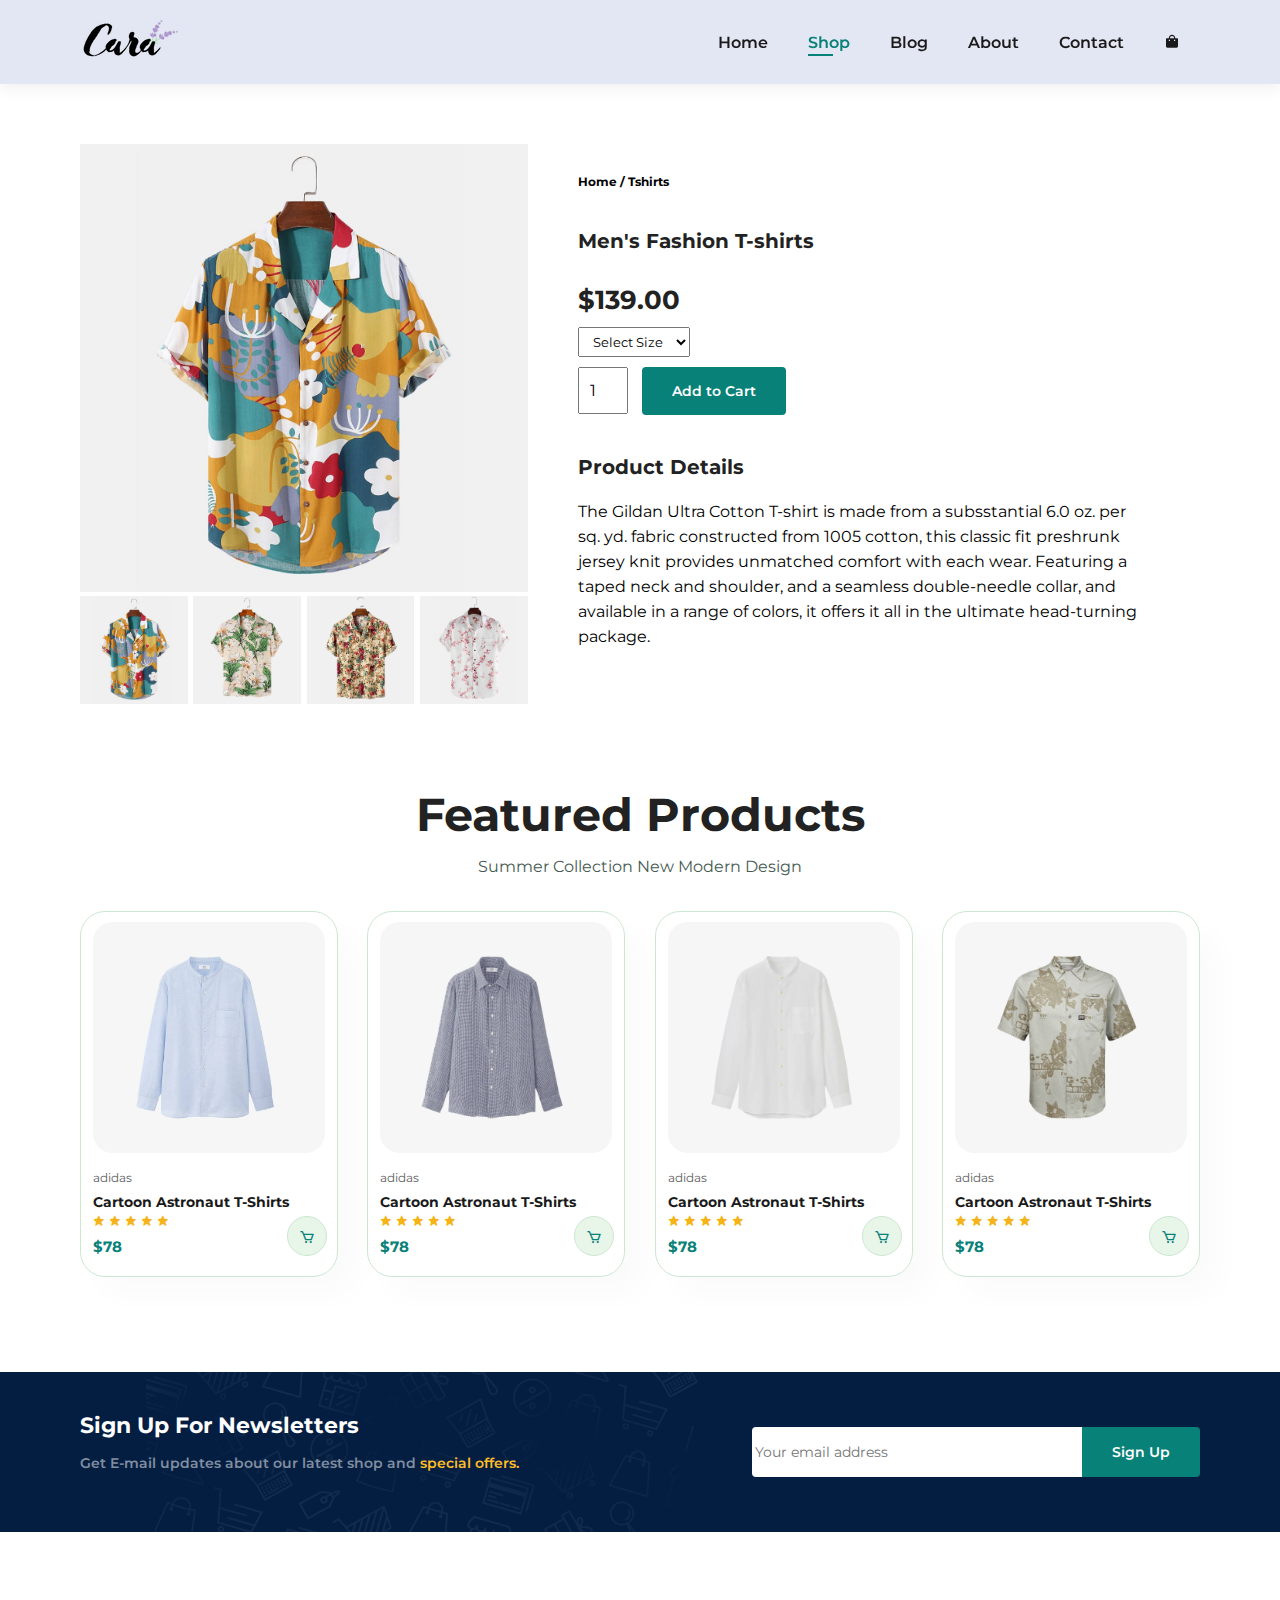
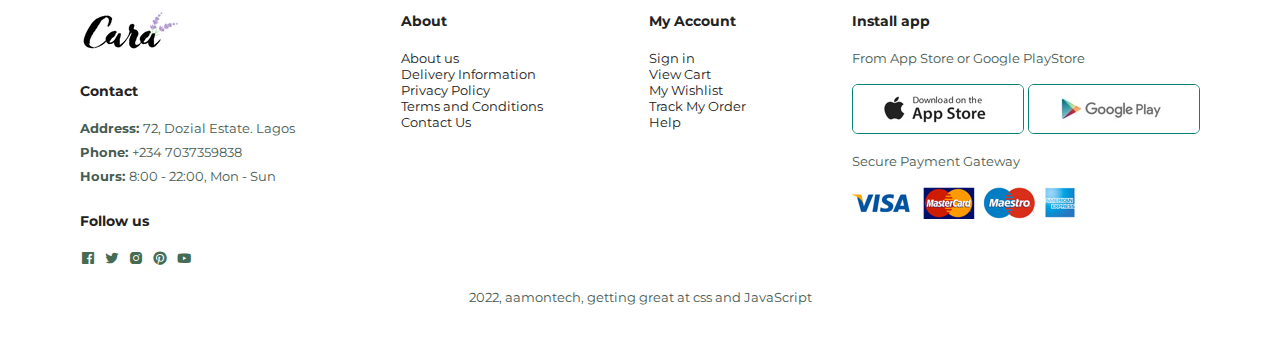
<file: single-product.html>
<!DOCTYPE html>
<html lang="en">
<head>
    <meta charset="UTF-8">
    <meta http-equiv="X-UA-Compatible" content="IE=edge">
    <meta name="viewport" content="width=device-width, initial-scale=1.0">
    <link href='https://unpkg.com/boxicons@2.1.4/css/boxicons.min.css' rel='stylesheet'>
    <link rel="stylesheet" href="style.css">

    <title>E-commerce</title>
</head>
<body>

    <section id="header">
        <a href="#"><img src="img/logo.png" alt="" class="logo"></a>

        <ul id="navbar">
            <li><a href="index.html">Home</a></li>
            <li><a href="shop.html" class="active">Shop</a></li>
            <li><a href="blog.html">Blog</a></li>
            <li><a href="about.html">About</a></li>
            <li><a href="contact.html">Contact</a></li>
            <li id="rmv-bag"><a href="cart.html"><i class='bx bxs-shopping-bag'></i></a></li>
            <a href="#" id="close"><i class='bx bx-x'></i></a>
        </ul>
         <div id="mobile">
             <a href="cart.html"><i class='bx bxs-shopping-bag'></i></a>
             <i id="bar" class='bx bx-menu-alt-right'></i>
         </div>
    </section>

    <section id="prodetails" class="section-p1">
        <div class="single-product">
          <img src="img/products/f1.jpg" width="100%" id="MainImg" alt="">

          <div class="smaller-grp">
            <div class="smaller-img">
                <img src="img/products/f1.jpg" width="100%" class="small-img" alt="">
            </div>
            <div class="smaller-img">
                <img src="img/products/f2.jpg" width="100%" class="small-img" alt="">
            </div>
            <div class="smaller-img">
                <img src="img/products/f3.jpg" width="100%" class="small-img" alt="">
            </div>
            <div class="smaller-img">
                <img src="img/products/f4.jpg" width="100%" class="small-img" alt="">
            </div>
          </div>
        </div>

        <div class="single-prodetails">
            <h6>Home / Tshirts</h6>
            <h4>Men's Fashion T-shirts</h4>
            <h2>$139.00</h2>
            <select>
                <option>Select Size</option>
                <option>XL</option>
                <option>XXL</option>
                <option>Small</option>
                <option>Large</option>
            </select>
            <input type="number" value="1">
            <button class="normal">Add to Cart</button>
            <h4>Product Details</h4>
            <span>
                The Gildan Ultra Cotton T-shirt is made from a subsstantial 6.0 oz. per sq. yd. fabric constructed from 1005 cotton, this classic fit preshrunk jersey knit provides unmatched comfort with each wear. Featuring a taped neck and shoulder, and a seamless double-needle collar, and available in a range of colors, it offers it all in the ultimate head-turning package.
            </span>
        </div>
    </section>

    <section id="product1" class="section-p1">
        <h2>Featured Products</h2>
        <p>Summer Collection New Modern Design</p>
        <div class="pro-container">
            <div class="pro">
                <img src="img/products/n1.jpg" alt="">
                <div class="des">
                    <span>adidas</span>
                    <h5>Cartoon Astronaut T-Shirts</h5>
                    <div class="star">
                        <i class='bx bxs-star'></i>
                        <i class='bx bxs-star'></i>
                        <i class='bx bxs-star'></i>
                        <i class='bx bxs-star'></i>
                        <i class='bx bxs-star'></i>
                    </div>
                    <h4>$78</h4>
                </div>
                <a href="#"><i class='bx bx-cart cart'></i></a>
            </div>
            <div class="pro">
                <img src="img/products/n2.jpg" alt="">
                <div class="des">
                    <span>adidas</span>
                    <h5>Cartoon Astronaut T-Shirts</h5>
                    <div class="star">
                        <i class='bx bxs-star'></i>
                        <i class='bx bxs-star'></i>
                        <i class='bx bxs-star'></i>
                        <i class='bx bxs-star'></i>
                        <i class='bx bxs-star'></i>
                    </div>
                    <h4>$78</h4>
                </div>
                <a href="#"><i class='bx bx-cart cart'></i></a>
            </div>
            <div class="pro">
                <img src="img/products/n3.jpg" alt="">
                <div class="des">
                    <span>adidas</span>
                    <h5>Cartoon Astronaut T-Shirts</h5>
                    <div class="star">
                        <i class='bx bxs-star'></i>
                        <i class='bx bxs-star'></i>
                        <i class='bx bxs-star'></i>
                        <i class='bx bxs-star'></i>
                        <i class='bx bxs-star'></i>
                    </div>
                    <h4>$78</h4>
                </div>
                <a href="#"><i class='bx bx-cart cart'></i></a>
            </div>
            <div class="pro">
                <img src="img/products/n4.jpg" alt="">
                <div class="des">
                    <span>adidas</span>
                    <h5>Cartoon Astronaut T-Shirts</h5>
                    <div class="star">
                        <i class='bx bxs-star'></i>
                        <i class='bx bxs-star'></i>
                        <i class='bx bxs-star'></i>
                        <i class='bx bxs-star'></i>
                        <i class='bx bxs-star'></i>
                    </div>
                    <h4>$78</h4>
                </div>
                <a href="#"><i class='bx bx-cart cart'></i></a>
            </div>
        </div>    
    </section>

    <section id="newsletter" class="section-p1 section-m1">
        <div class="newstext">
            <h4>Sign Up For Newsletters</h4>
            <p>Get E-mail updates about our latest shop and <span>special offers.</span></p>
        </div>

        <div class="form">
            <input type="text" placeholder="Your email address">
            <button class="normal">
                Sign Up
            </button>
        </div>
    </section>

    <footer class="section-p1">
       <div class="col">
        <img src="img/logo.png" alt="" class="logo">
        <h4>Contact</h4>
            <p><strong>Address: </strong> 72, Dozial Estate. Lagos</p>
            <p><strong>Phone: </strong> +234 7037359838</p>
            <p><strong>Hours: </strong> 8:00 - 22:00, Mon - Sun</p>
            <div class="follow">
                <h4>Follow us</h4>
                <div class="icon">
                    <i class='bx bxl-facebook-square' ></i>
                    <i class='bx bxl-twitter' ></i>
                    <i class='bx bxl-instagram-alt' ></i>
                    <i class='bx bxl-pinterest' ></i>
                    <i class='bx bxl-youtube' ></i>
                </div>
             </div>
        </div>

        <div class="col">
            <h4>About</h4>
            <a href="#">About us</a>
            <a href="#">Delivery Information</a>
            <a href="#">Privacy Policy</a>
            <a href="#">Terms and Conditions</a>
            <a href="#">Contact Us</a>
        </div>

        <div class="col">
            <h4>My Account</h4>
            <a href="#">Sign in</a>
            <a href="#">View Cart</a>
            <a href="#">My Wishlist</a>
            <a href="#">Track My Order</a>
            <a href="#">Help</a>
        </div>

        <div class="col install">
            <h4>Install app</h4>
            <p>From App Store or Google PlayStore</p>
            <div class="row">
                <img src="img/pay/app.jpg" alt="">
                <img src="img/pay/play.jpg" alt="">
            </div>
            <p>Secure Payment Gateway</p>
            <img src="img/pay/pay.png" alt="">

        </div>

        <div class="copyright">
            <p> 2022, aamontech, getting great at css and JavaScript</p>
        </div>
    </footer>

    <script>
        const MainImg = document.getElementById("MainImg");
        const smallImg = document.getElementsByClassName("small-img");

        smallImg[0].onclick = function() {
            MainImg.src = smallImg[0].src;
        }
        smallImg[1].onclick = function() {
            MainImg.src = smallImg[1].src;
        }
        smallImg[2].onclick = function() {
            MainImg.src = smallImg[2].src;
        }
        smallImg[3].onclick = function() {
            MainImg.src = smallImg[3].src;
        }
    </script>

    <script src="script.js"></script>
</body>
</html>
</file>
<file: style.css>
@import url('https://fonts.googleapis.com/css2?family=Montserrat:wght@100;300;400;500;600;700&display=swap');

* {
    margin: 0;
    padding: 0;
    box-sizing: border-box;
    font-family: 'Montserrat', sans-serif;
    text-decoration: none;
    list-style-type: none;
}

:root {
    --text-color: #222;
    --para-text: #465b52;
    --primary: #088178;
    --product-text: #606063;
}

h1 {
    font-size: 50px;
    line-height: 64px;
    color: var(--text-color);
}

h2 {
    font-size: 46px;
    line-height: 54px;
    color: var(--text-color);
}

h4 {
    font-size: 20px;
    color: var(--text-color);
}

h6 {
    font-weight: 700;
    font-size: 12px;
}

p {
    font-size: 16px;
    color: var(--para-text);
    margin: 15px 0 20px 0;
}

.section-p1 {
    padding: 40px 80px;
}

.section-m1 {
    margin: 40px 0;
}

button.normal {
    font-size: 14px;
    font-weight: 600;
    padding: 15px 30px;
    color: #000;
    background-color: #fff;
    border-radius: 4px;
    cursor: pointer;
    border: none;
    outline: none;
    transition: 0.02s;
}

button.trans {
    font-size: 13px;
    font-weight: 600;
    padding: 11px 18px;
    color: #fff;
    background-color: transparent;
    cursor: pointer;
    border: 1px solid #fff;
    outline: none;
    transition: 0.02s;
}

body {
    width: 100%;
}


/* ------------------------------------------------- */
/* Header Section */


#header {
    display: flex;
    justify-content: space-between;
    align-items: center;
    padding: 20px 80px;
    background: #e3e6f3;
    box-shadow: 0 5px 15px rgba(0, 0, 0, 0.06);
    position: sticky;
    z-index: 999;
    top: 0;
    left: 0;
}

#navbar {
    display: flex;
    align-items: center;
    justify-content: center;
}

#mobile {
    display: none;
    align-items: center;
}

#close {
    display: none;
}

#navbar li { 
    padding: 0 20px;
    position: relative;
}

#navbar li a {
    font-size: 16px;
    font-weight: 600;
    color: #1a1a1a;
    transition: 0.3s ease;
}

#navbar li a:hover,
#navbar li a.active {
    color: var(--primary);
}

#navbar li a.active::after,
#navbar li a:hover::after {
    content: '';
    width: 30%;
    height: 2px;
    background: var(--primary);
    position: absolute;
    bottom: -4px;
    left: 20px;
}

/* Hero Section */
#hero {
    background-image: url("img/hero4.png");
    background-size: cover;
    height: 90vh;
    background-position: top 30% right 30%;
    width: 100%;
    padding: 0 80px;
    display: flex;
    flex-direction: column;
    align-items: flex-start;
    justify-content: center;
}

#hero h1 {
    color: var(--primary);
}

#hero h4 {
    padding-bottom: 15px;
}


#hero button {
    background-image: url("img/button.png");
    background-color: transparent;
    border: 0;
    color: var(--primary);
    padding: 14px 80px 14px 65px;
    font-weight: 700;
    font-size: 15px;
    cursor: pointer;
}


/* -------------------------------------------------- */
/* Features section */


#featured .fe-box {
    width: 180px;
    text-align: center;
    padding: 25px 15px;
    box-shadow: 20px 20px 34px rgba(0, 0, 0, 0.03);
    border: 1px solid #cce7d0;
    border-radius: 4px;
    margin: 15px 0;
}

#featured .fe-box:hover {
    box-shadow: 10px 10px 54px rgba(72, 62, 221, 0.01);
}

#featured .fe-box img {
    width: 100%;
    margin-bottom: 10px;
}

#featured .fe-box h6 {
    display: inline-block;
    padding: 9px 8px 6px 8px;
    line-height: 1;
    border-radius: 4px;
    color: var(--primary);
    background-color: #fddde4;   
}

#featured {
    display: flex;
    align-items: center;
    justify-content: space-between;
    flex-wrap: wrap;
}

#featured .fe-box:nth-child(2) h6 {
    background-color: #cdebbc;
}

#featured .fe-box:nth-child(3) h6 {
    background-color: #d1e8f2;
}

#featured .fe-box:nth-child(4) h6 {
    background-color: #cdd4f8;
}

#featured .fe-box:nth-child(5) h6 {
    background-color: #f6dbf6;
}

#featured .fe-box:nth-child(6) h6 {
    background-color: #fff2e5;
}


/* ------------------------------------------------------- */
/* Products section */


#product1 {
    text-align: center;
}

#product1 .pro-container {
    display: flex;
    flex-wrap: wrap;
    justify-content: space-between;
}

#product1 .pro {
    width: 23%;
    min-width: 250px;
    padding: 10px 12px;
    border: 1px solid #cce7d0;
    border-radius: 25px;
    cursor: pointer;
    box-shadow: 20px 20px 30px rgba(0, 0, 0, 0.02);
    margin: 15px 0;
    position: relative;

}

#product1 .pro:hover {
    box-shadow: 20px 20px 30px rgba(0, 0, 0, 0.06);
}

#product1 .pro img {
    width: 100%;
    border-radius: 20px;
}

#product1 .pro .des {
    text-align: start;
    padding: 10px 0;
}

#product1 .pro .des span {
    color: var(--product-text);
    font-size: 12px;
}

#product1 .pro .des h5 {
    padding-top: 7px;
    color: #1a1a1a;
    font-size: 14px;
}

#product1 .pro .des i{
    font-size: 12px;
    color: rgb(243, 181, 25);
}

#product1 .pro .des h4 {
    padding-top: 7px;
    font-size: 15px;
    font-weight: 700;
    color: var(--primary);
}

#product1 .pro .cart {
    width: 40px;
    height: 40px;
    line-height: 40px;
    border-radius: 50px;
    background-color: #e8f6ea;
    font-weight: 500;
    color: var(--primary);
    border: 1px solid #cce7d0;
    position: absolute;
    bottom: 20px;
    right: 10px;
}

#banner {
    display: flex;
    flex-direction: column;
    justify-content: center;
    align-items: center;
    text-align: center;
    background-image: url(/img/banner/b2.jpg);
    width: 100%;
    height: 40vh;
    background-size: cover;
    background-position: center;
}

#banner h4 {
    color: #fff;
    font-size: 16px;
}

#banner h2 {
    color: #fff;
    font-size: 30px;
    padding: 10px 0;
}

#banner h2 span {
    color: #ef3636;
}

#banner button:hover {
    background: var(--primary);
    color: #fff;
}

#sm-banner {
    display: flex;
    justify-content: space-between;
    flex-wrap: wrap;
}

#sm-banner .banner-box {
    display: flex;
    flex-direction: column;
    justify-content: center;
    align-items: flex-start;
    background-image: url(/img/banner/b17.jpg);
    width: 580px;
    height: 50vh;
    background-size: cover;
    background-position: center;
    padding: 20px;
}

#sm-banner .banner-box2 {
    background-image: url(/img/banner/b10.jpg);  
}

#sm-banner h4 {
    color: #fff;
    font-size: 20px;
    font-weight: 300;
}

#sm-banner h2 {
    color: #fff;
    font-size: 28px;
    font-weight: 800;
}

#sm-banner span {
    color: #fff;
    font-size: 14px;
    font-weight: 500;
    padding-bottom: 15px;
}

#sm-banner .banner-box:hover button {
    background: var(--primary);
    border: 1px solid var(--primary);
}

#banner3 {
    display: flex;
    justify-content: space-between;;
    flex-wrap: wrap;
    padding: 0 80px;
}

#banner3 .banner-box {
    display: flex;
    flex-direction: column;
    justify-content: center;
    align-items: flex-start;
    background-image: url(/img/banner/b7.jpg);
    min-width: 30%;
    height: 30vh;
    background-size: cover;
    background-position: center;
    padding: 20px;
}

#banner3 .banner-box2 {
    background-image: url(/img/banner/b4.jpg);
}

#banner3 .banner-box3 {
    background-image: url(/img/banner/b18.jpg);
}

#banner3 h2 {
    color: #fff;
    font-weight: 900;
    font-size: 22px;
}

#banner3 h3 {
    color: #ec544e;
    font-weight: 800;
    font-size: 15px
}

#newsletter {
    display: flex;
    justify-content: space-between;
    flex-wrap: wrap;
    align-items: center;
    background-image: url("img/banner/b14.png");
    background-repeat: no-repeat;
    background-position: 20% 30%;
    background-color: #041e42;
}

#newsletter h4 {
    font-size: 22px;
    font-weight: 700;
    color: #fff;
}

#newsletter p {
    font-size: 14px;
    font-weight: 600;
    color: #818ea0;
}

#newsletter p span {
    color: #ffbd27;
}

#newsletter .form {
    display: flex;
    width: 40%;
}

#newsletter input {
    height: 3.125rem;
    padding: 0.125em;
    font-size: 14px;
    width: 100%;
    border: 1px solid transparent;
    border-radius: 4px;
    outline: none;
    border-top-right-radius: 0;
    border-bottom-right-radius: 0;
}

#newsletter button {
    background-color: var(--primary);
    color: #fff;
    white-space: nowrap;
    border-top-left-radius: 0;
    border-bottom-left-radius: 0;
}

footer {
    display: flex;
    flex-wrap: wrap;
    justify-content: space-between;
}

footer .col {
    display: flex;
    flex-direction: column;
    align-items: flex-start;
    margin-bottom: 20px;
}

footer .logo {
    margin-bottom: 30px;
}

footer h4 {
    font-size: 14px;
    padding-bottom: 20px;
}

footer p {
    font-size: 13px;
    margin: 0 0 8px 0;
}
footer a {
    font-size: 13px;
    color: #222;
    margin-bottom: 1Opx;
}

footer .follow {
    margin-top: 20px;
}

footer .follow i {
    color: #456b52;
    padding-right: 4px;
    cursor: pointer;
}

footer .install .row img {
    border: 1px solid var(--primary);
    border-radius: 6px;
}

footer .install img {
    margin: 10px 0 15px 0;
}

footer .follow i:hover, a:hover {
    color: var(--primary)
}

footer .copyright {
    width: 100%;
    text-align: center;
}


/* ------------------------------------------------------ */
/* Page Header */


#page-header {
    background-image: url(img/banner/b1.jpg);
    width: 100%;
    height: 40vh;
    background-size: cover;
    display: flex;
    justify-content: center;
    text-align: center;
    flex-direction: column;
    padding: 14px;
}

#page-header h2,
#page-header p {
    color: white;
}

#pagination {
    text-align: center;
}

#pagination a {
    background-color: var(--primary);
    padding: 15px 20px;
    border-radius: 4px;
    color: #fff;
    font-weight: 400;
}


/* ----------------------------------------------------- */
/* Single Product */



#prodetails .single-product {
    width: 40%;
    margin-right: 50px;
}


#prodetails {
    display: flex;
    margin-top: 20px;
}
.smaller-grp {
    display: flex;
    justify-content: space-between;
}

.smaller-img {
    flex-basis: 24%;
    cursor: pointer;
}

#prodetails .single-prodetails {
    width: 50%;
    padding-top: 30px;
}

#prodetails .single-prodetails h4 {
    padding: 40px 0 20px 0;
}

#prodetails .single-prodetails h2 {
    font-size: 26px;
}

#prodetails .single-prodetails select {
    display: block;
    padding: 5px 10px;
    margin-bottom: 10px;
}

#prodetails .single-prodetails input {
    width: 50px;
    height: 47px;
    padding-left: 10px;
    font-size: 16px;
    margin-right: 10px;
}

#prodetails .single-prodetails button {
    background-color: var(--primary);
    color: #fff;
}

#prodetails .single-prodetails span {
    line-height: 25px;
}




/* ----------------------------------------------------- */
/* Blog Section */



#page-header.blog-header {
    background-image: url(img/banner/b19.jpg);
}

#blog {
    padding: 150px 150px 0 150px;
}

#blog .blog-box {
    display: flex;
    align-items: center;
    width: 100%;
    position: relative;
    padding-bottom: 90px;
}

#blog .blog-img {
    width: 50%;
    margin-right: 40px;
}

#blog img {
    width: 100%;
    height: 300px;
    object-fit: cover;
}

#blog .blog-details {
    width: 50%;
}

#blog .blog-details a {
    font-size: 11px;
    color: #000;
    font-weight: 700;
    position: relative;
    transition: 0.3s;
}

#blog .blog-details a::after {
    content: '';
    width: 50px;
    height: 1px;
    background-color: #000;
    position: absolute;
    top: 7px;
    right: -60px;
}


#blog .blog-details a:hover {
    color: var(--primary);
}

#blog .blog-details a:hover::after {
    background-color: var(--primary);
}

#blog .blog-box h1 {
    position: absolute;
    top: -40px;
    left: 0;
    font-size: 70px;
    font-weight: 700;
    color: #c9cbce;
    z-index: -9;
}



/* ------------------------------------------------------ */
/* About Sectiom */


#page-header.about-header {
    background-image: url(img/about/banner.png);
}

#about-head {
    display: flex;
    align-items: center;
}

#about-head img {
    width: 50%;
    height: auto;
}

#about-head div {
    padding-left: 40px;
}

#about-app {
    text-align: center;
}

#about-app .video {
    width: 70%;
    height: 100%;
    margin: 30px auto 0 auto;
}

#about-app .video video {
    width: 100%;
    height: 100%;
    border-radius: 20px;
}
/* ------------------------------------------------- */
/* Contact Section */


#contact-details {
    display: flex;
    align-items: center;
    justify-content: space-between;
}

#contact-details .details {
    width: 40%;
}

#contact-details .details span,
#form-details form span {
    font-size: 12px;
}

#contact-details .details h2,
#form-details form h2 {
    font-size: 26px;
    line-height: 35px;
    padding: 20px 0;
}

#contact-details .details h3 {
    font-size: 16px;
padding-bottom: 15px;
}

#contact-details .details li {
    display: flex;
    padding: 10px 0;
    align-items: center;
}

#contact-details .details li i {
    font-size: 14px;
    padding-right: 22px;
}

#contact-details .details li p {
    margin: 0;
    font-size: 14px;
}

#contact-details .map {
    width: 55%;
    height: 400px;
}

#contact-details .map .iframe {
    width: 100%;
    height: 100%; 
}

#form-details {
    display: flex;
    justify-content: space-between;
    align-items: center;
    margin: 30px;
    padding: 80px;
    border: 1px solid #e1e1e1;
    border-radius: 4px;
}

#form-details form {
    width: 65%;
    display: flex;
    flex-direction: column;
    align-items: flex-start;
}

#form-details form input,
#form-details form textarea {
    width: 100%;
    padding: 12px 15px;
    /* outline: none; */
    margin-bottom: 20px;
    border: 1px solid #e1e1e1;
    border-radius: 4px;
}

#form-details form button {
    background-color: var(--primary);
    color: #fff;
}

#form-details form button:hover {
    filter: brightness(120%);
}

#form-details .people div {
    padding-bottom: 25px;
    display: flex;
    align-items: center;
}

#form-details .people div img {
    width: 65px;
    height: 65px;
    object-fit: cover;
    margin-right: 15px;
}

#form-details .people div p {
    margin: 0;
    font-size: 13px;
    line-height: 25px;
}

#form-details .people div p span {
    display: block;
    font-size: 16px;
    font-weight: 600;
    color: #000;
}


/* ------------------------------------------- */
/* Cart Page */

#cart {
    overflow-x: auto;
}

#cart table {
    width: 100%;
    border-collapse: collapse;
    table-layout: fixed;
    white-space: nowrap;
}

#cart table img {
    width: 70px;
}

#cart table td:nth-child(1) {
    width: 100px;
    text-align: center;
}

#cart table td:nth-child(2) {
    width: 150px;
    text-align: center;
}

#cart table td:nth-child(3) {
    width: 250px;
    text-align: center;
}

#cart table td:nth-child(4),
#cart table td:nth-child(5),
#cart table td:nth-child(6) {
    width: 150px;
    text-align: center;
}

#cart table td:nth-child(5) input {
    width: 70px;
    padding: 10px 5px 10px 15px;
}

#cart table thead {
    border: 1px solid #e2e9e1;
    border-left: none;
    border-right: none;
}

#cart table thead td {
    font-weight: 700;
    text-transform: uppercase;
    font-size: 13px;
    padding: 18px 0;
}

#cart table tbody td {
    padding-top: 15px;
}

#cart-add {
    display: flex;
    flex-wrap: wrap;
    justify-content: space-between;
}

#coupon {
    width: 50%;
    margin-bottom: 30px;
}

#coupon h3,
#subtotal h3 {
    padding-bottom: 15px;
}

#coupon input {
    padding: 10px 20px;
    outline: none;
    width: 60%;
    margin-right: 10px;
    border: 1px solid #e2e9e1;
}

#coupon button,
#subtotal button {
    background-color: var(--primary);
    color: #fff;
    padding: 12px 20px;
}

#coupon button:hover,
#subtotal button:hover {
    filter: brightness(120%);
}

#subtotal {
    width: 50%;
    margin-bottom: 30px;
    border: 1px solid #e2e9e1;
    padding: 30px;
}

#subtotal table {
    border-collapse: collapse;
    width: 100%;
    margin-bottom: 20px;
}

#subtotal table td {
    width: 50%;
    border: 1px solid #E2e9e1;
    padding: 10px;
    font-size: 13px;
}



/* +++++++++++++++++++++++++++++++++++++++++++++++++++++ */
/* Responsive Section */
/* Tablets */
@media (max-width: 799px) {

    .section-p1 {
        padding: 40px 40px;
    }

    #navbar {
        display: flex;
        flex-direction: column;
        align-items: flex-start;
        justify-content: flex-start;
        position: fixed;
        top: 0;
        right: -300px;
        height: 100vh;
        width: 300px;
        background-color: #e3e6f3;
        box-shadow: 0 40px 60px rgba(0, 0, 0, 0.01);
        padding: 80px 0 0 10px;
        transition: 0.3s;
    }

    #navbar.active {
        right: 0px;
    }

    #navbar li {
        margin-bottom: 25px;
    }

    #rmv-bag {
        display: none;
    }

    #mobile {
        display: flex;
        align-items: center;
    }

    #mobile i {
        color: #1a1a1a;
        font-size: 24px;
        padding-left: 20px;
        cursor: pointer;
    }

    #close {
        display: initial;
        position: absolute;
        top: 30px;
        left: 24px;
        color: #222;
        font-size: 24px;
    }

    #hero { 
        height: 70vh;
        background-position: 25% right 0;
        width: 100%;
        padding: 0 80px;
    }

    #featured {
        justify-content: center;
    }

    #featured .fe-box {
        margin: 15px 15px;
    }

    #product1 .pro-container {
        justify-content: center;
    }

    #product1 .pro {
        margin: 15px;
    }

    #banner {
        height: 20vh;
    }

    #sm-banner .banner-box {
        height: 30vh;
        min-width: 100%;
    }

    #banner3 {
        padding: 0 40px;
    }
    #banner3 .banner-box {
        width: 28%;
    }

    #newsletter .form {
        width: 70%;
    }
/* ----------------------------- */
    /* Blog Page */
    #blog {
        padding: 150px 80px 0 80px;
    }
/* ---------------------------------- */
/* Contact Page */
    #form-details {
        padding: 40px;
    }

    #form-details form {
        width: 50%;
    }
}


/* Mobile Phones */
/* ------------------------------------------- */
@media (max-width: 477px) {
    .section-p1 {
        padding: 20px;
    }

    #header {
        padding: 10px 40px;
    }

    #hero {
        background-position: 55%;
        padding: 0 20px;
    }

    h1 {
        font-size: 38px;
    }
    h2 {
        font-size: 32px;
    }

    #featured {
        justify-content: space-between;
    }

    #featured .fe-box {
        width: 155px;
        margin: 0 0 15px 0;
    }

    #product1 .pro {
        width: 100%;
    }

    #banner {
        height: 40vh;
    }

    #sm-banner .banner-box {
        height: 40vh;
    }

    #sm-banner .banner-box2 {
        margin-top: 20px;
    }

    #banner3 {
        padding: 0 20px;
    }

    #banner3 .banner-box {
        width: 100%;
    }

    #newsletter .form {
        width: 100%;
    }

    #newsletter {
        padding: 40px 20px;
    }
/* --------------------------------- */
/* Single Product */

    #prodetails {
        display: flex;
        flex-direction: column;
    }

    #prodetails .single-product {
        width: 100%;
    }

    #prodetails .single-prodetails {
        width: 100%;
    }

/* ------------------------------------ */
/* Blog Page */

    #blog .blog-box {
        display: flex;
        flex-direction: column;
        align-items: flex-start;
    }

    #blog {
        padding: 100px 20px 0 20px;
    }

    #blog .blog-img {
        width: 100%;
        margin-right: 0px;
        margin-bottom: 30px;
    }

    #blog .blog-details {
        width: 100%;
    }
/* ----------------------------------------- */
/* About Page */

    #about-head {
        flex-direction: column;
    }

    #about-head img {
        width: 100%;  
        margin-bottom: 30px;
    }

    #about-head div {
        padding-left: 0;
    }

    #about-head div h2 {
        text-align: center;
    }

    #about-app .video {
        width: 100%;
    }

/* ------------------------------------------- */
/* Contact Page */
    #contact-details {
        flex-direction: column;
    }

    #contact-details .details {
        width: 100%;
        margin-bottom: 30px;
    }

    #contact-details .map {
        width: 100%;
        height: 400px;
    }

    #contact-details .map iframe {
        width: 100%;
        height: 100%;
    }

    #form-details {
        display: flex;
        flex-direction: column;
    }

    #form-details {
        padding: 30px 10px;
    }

    #form-details form {
        width: 100%;
        margin-bottom: 30px;
    }

    /* ---------------------------------- */
    /* Cart Page */

    #cart-add {
        flex-direction: column;
    }
    
    #coupon {
        width: 100%;
    }

    #subtotal {
        width: 100%;
        padding: 20px;
    }
}
</file>
